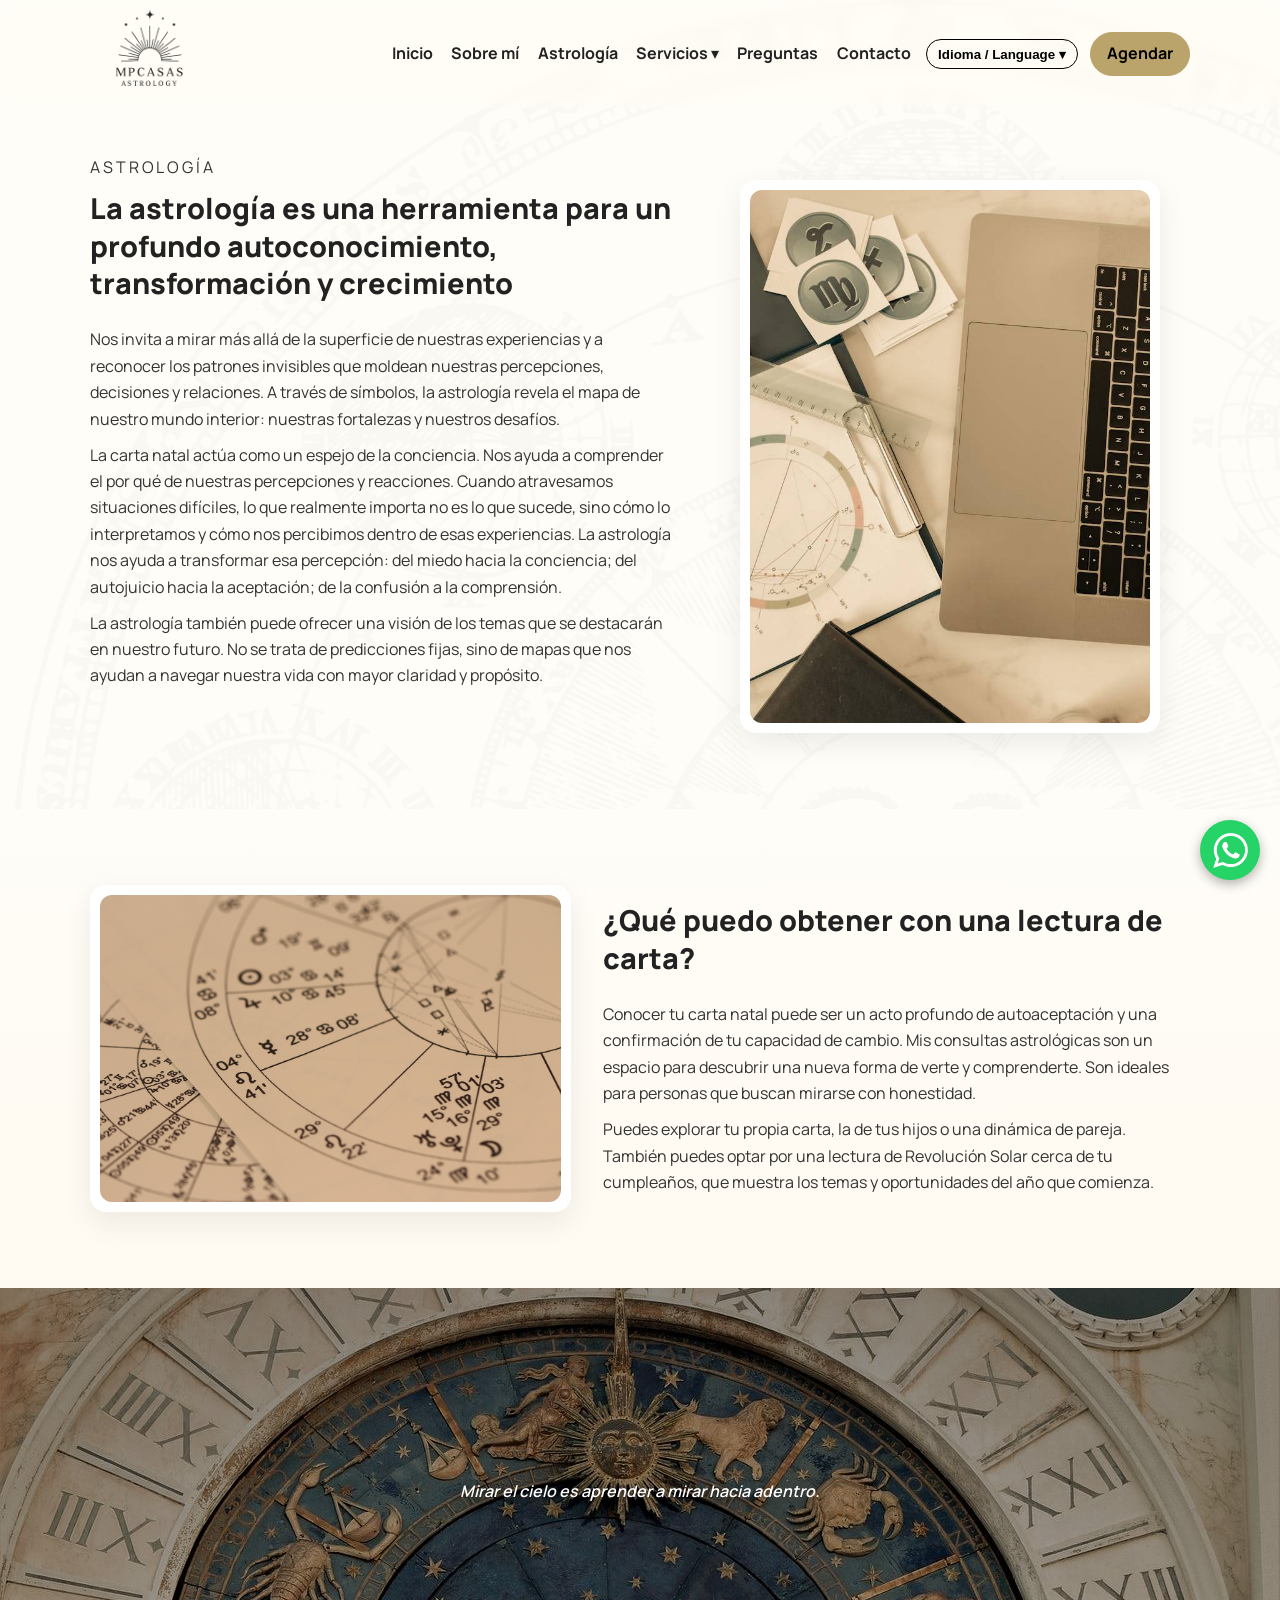
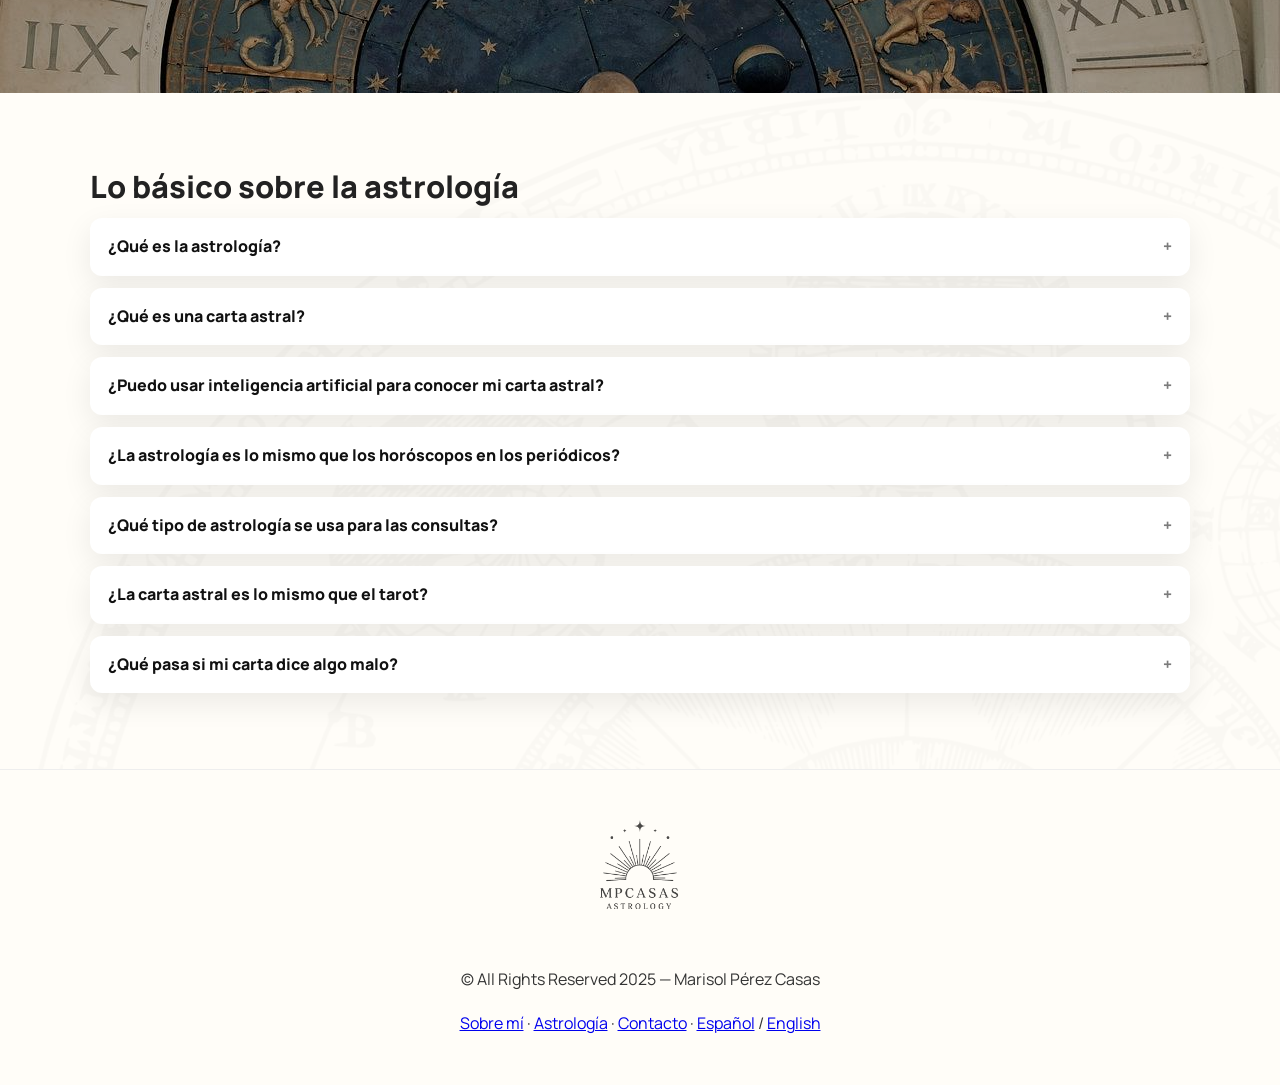
<file: astrologia.html>
<!doctype html>
<html lang="es">
<head>
  <meta charset="utf-8" />
  <meta name="viewport" content="width=device-width, initial-scale=1" />
  <title>Astrología — Marisol Pérez Casas</title>
  <meta name="description" content="La astrología como herramienta de autoconocimiento, transformación y crecimiento.">
  <link rel="preconnect" href="https://fonts.gstatic.com" crossorigin>
  <link href="https://fonts.googleapis.com/css2?family=Manrope:wght@400;600;700;800&display=swap" rel="stylesheet">

  <!-- 1) GLOBAL del sitio (NO tocar el orden) -->
  <link rel="stylesheet" href="styles.css?v=3">
  <!-- 2) Estilos LOCALES de esta página -->
  <link rel="stylesheet" href="astrologia.css?v=3">

  <link rel="icon" href="favicon.png">
</head>

<body>
  <!-- HEADER (mismo patrón que el sitio) -->
  <header class="site-header" id="site-header">
    <div class="wrap bar">
      <a class="brand" href="index.html#inicio">
        <img src="logo-marisol-negro.png" alt="Marisol Pérez Casas">
      </a>
      <nav class="site-nav" aria-label="Principal">
        <a class="i18n" data-lang="es" href="index.html">Inicio</a>
        <a class="i18n" data-lang="en" href="index.html">Home</a>

        <a href="sobre-mi.html">
          <span class="i18n" data-lang="es">Sobre mí</span>
          <span class="i18n" data-lang="en">About me</span>
        </a>

        <a href="astrologia.html" aria-current="page">
          <span class="i18n" data-lang="es">Astrología</span>
          <span class="i18n" data-lang="en">Astrology</span>
        </a>

        <div class="nav-item">
          <button class="nav-services-btn" aria-expanded="false">
            <span class="i18n" data-lang="es">Servicios ▾</span>
            <span class="i18n" data-lang="en">Services ▾</span>
          </button>
          <div class="services-menu" role="menu">
            <a role="menuitem" href="relaciones.html"><span class="i18n" data-lang="es">Relaciones</span><span class="i18n" data-lang="en">Relationships</span></a>
            <a role="menuitem" href="hijos.html"><span class="i18n" data-lang="es">Hijos</span><span class="i18n" data-lang="en">Children</span></a>
            <a role="menuitem" href="viaje.html"><span class="i18n" data-lang="es">Un viaje hacia ti</span><span class="i18n" data-lang="en">A Journey Within</span></a>
          </div>
        </div>

        <a href="faqs.html">
          <span class="i18n" data-lang="es">Preguntas</span>
          <span class="i18n" data-lang="en">FAQs</span>
        </a>

        <a href="contacto.html">
          <span class="i18n" data-lang="es">Contacto</span>
          <span class="i18n" data-lang="en">Contact</span>
        </a>

        <!-- Idiomas (con banderas) -->
        <div class="lang">
          <button class="lang-btn" aria-haspopup="true" aria-expanded="false">
            Idioma / Language ▾
          </button>
          <div class="lang-menu" role="menu">
            <a role="menuitem" href="#" data-setlang="es">🇪🇸 Español</a>
            <a role="menuitem" href="#" data-setlang="en">🇺🇸 English</a>
          </div>
        </div>

        <a class="btn" href="index.html#cta">
          <span class="i18n" data-lang="es">Agendar</span>
          <span class="i18n" data-lang="en">Book now</span>
        </a>
      </nav>
      <button class="nav-toggle" aria-label="Abrir menú" aria-expanded="false">☰</button>
    </div>
  </header>

  <main id="contenido">
    <!-- INTRO: texto izq + foto der (mosaico sutil) -->
    <section class="astro-hero astro-mosaic">
      <div class="wrap astro-grid">
        <div class="astro-copy">
          <p class="eyebrow i18n" data-lang="en">ASTRO BASICS</p>
          <p class="eyebrow i18n" data-lang="es">ASTROLOGÍA</p>

          <h1 class="section-title i18n" data-lang="en">
            Astrology is a tool for deep self-knowledge, transformation, and growth
          </h1>
          <h1 class="section-title i18n" data-lang="es">
            La astrología es una herramienta para un profundo autoconocimiento, transformación y crecimiento
          </h1>

          <!-- Texto EN -->
          <div class="i18n" data-lang="en">
            <p>It invites us to look beyond the surface of our experiences and to recognize the invisible patterns that shape our perceptions, decisions, and relationships. Through symbols, astrology reveals the map of our inner world: our strengths and our challenges.</p>
            <p>The birth chart acts as a mirror of consciousness. It helps us understand the reasons behind our perceptions and reactions. When we go through difficult situations, what truly matters is not what happens, but how we interpret it and how we perceive ourselves within those experiences. Astrology helps us transform that perception: from fear or limitation toward awareness; from self-judgment toward acceptance; from confusion to understanding.</p>
            <p>Astrology can also offer insight into the themes that will stand out in our future. It is not about fixed predictions, but about maps that help us navigate our lives with greater clarity and purpose.</p>
          </div>

          <!-- Texto ES -->
          <div class="i18n" data-lang="es">
            <p>Nos invita a mirar más allá de la superficie de nuestras experiencias y a reconocer los patrones invisibles que moldean nuestras percepciones, decisiones y relaciones. A través de símbolos, la astrología revela el mapa de nuestro mundo interior: nuestras fortalezas y nuestros desafíos.</p>
            <p>La carta natal actúa como un espejo de la conciencia. Nos ayuda a comprender el por qué de nuestras percepciones y reacciones. Cuando atravesamos situaciones difíciles, lo que realmente importa no es lo que sucede, sino cómo lo interpretamos y cómo nos percibimos dentro de esas experiencias. La astrología nos ayuda a transformar esa percepción: del miedo hacia la conciencia; del autojuicio hacia la aceptación; de la confusión a la comprensión.</p>
            <p>La astrología también puede ofrecer una visión de los temas que se destacarán en nuestro futuro. No se trata de predicciones fijas, sino de mapas que nos ayudan a navegar nuestra vida con mayor claridad y propósito.</p>
          </div>
        </div>

        <figure class="frame astro-figure">
          <img src="cartanatal3.jpg" alt="Ilustración y cálculo de carta natal sobre escritorio">
        </figure>
      </div>
    </section>

    <!-- ¿Qué obtengo con una lectura? (imagen izq + texto der) -->
    <section class="astro-duo">
      <div class="wrap astro-grid astro-grid--invert">
        <figure class="frame astro-figure">
          <img src="cartanatal6.jpg" alt="Detalle de un mapa natal y notas">
        </figure>

        <div class="astro-copy">
          <h2 class="section-title i18n" data-lang="en">What can I gain from a natal chart reading?</h2>
          <h2 class="section-title i18n" data-lang="es">¿Qué puedo obtener con una lectura de carta?</h2>

          <!-- EN -->
          <div class="i18n" data-lang="en">
            <p>Getting to know your natal chart can be a profound act of self-acceptance and a confirmation of your capacity for growth. My astrological consultations offer a space to discover a new way of seeing and understanding yourself. They are ideal for those who want to look at themselves with honesty.</p>
            <p>You can explore your own chart, your children’s charts, or a relationship dynamic. You can also choose a Solar Return reading near your birthday, which reveals the themes and opportunities of the year ahead.</p>
          </div>
          <!-- ES -->
          <div class="i18n" data-lang="es">
            <p>Conocer tu carta natal puede ser un acto profundo de autoaceptación y una confirmación de tu capacidad de cambio. Mis consultas astrológicas son un espacio para descubrir una nueva forma de verte y comprenderte. Son ideales para personas que buscan mirarse con honestidad.</p>
            <p>Puedes explorar tu propia carta, la de tus hijos o una dinámica de pareja. También puedes optar por una lectura de Revolución Solar cerca de tu cumpleaños, que muestra los temas y oportunidades del año que comienza.</p>
          </div>
        </div>
      </div>
    </section>

    <!-- Ventana / Banda (parallax) -->
    <section class="astro-band" aria-label="Frase destacada">
      <div class="astro-band-inner">
        <p class="i18n" data-lang="en">To look at the sky is to learn to look within.</p>
        <p class="i18n" data-lang="es">Mirar el cielo es aprender a mirar hacia adentro.</p>
      </div>
    </section>

    <!-- FAQ: Lo básico sobre la astrología (con imagen pequeña en Q2) -->
    <section class="astro-faq astro-mosaic" id="faq">
      <div class="wrap">
        <h2 class="section-title i18n" data-lang="en">Astrology Basics</h2>
        <h2 class="section-title i18n" data-lang="es">Lo básico sobre la astrología</h2>

        <div class="astro-accordion" id="astro-accordion">
          <!-- Q1 -->
          <article class="astro-item">
            <button class="astro-q" aria-expanded="false">
              <span class="i18n" data-lang="en">What is astrology?</span>
              <span class="i18n" data-lang="es">¿Qué es la astrología?</span>
              <span class="astro-icon" aria-hidden="true">+</span>
            </button>
            <div class="astro-a" hidden>
              <div class="i18n" data-lang="en">
                <p>Astrology is a sacred language that opens doors to self-knowledge and transformation. My astrological approach is grounded in the birth chart as a map that connects the cosmos with the psyche and reveals the meaning behind our relationships and experiences. Astrology uses symbols as a way to illuminate our inner architecture. It is based on a birth chart that is unique to each person, revealing the energies that shape them and their potential.</p>
              </div>
              <div class="i18n" data-lang="es">
                <p>La astrología es un lenguaje sagrado que abre puertas al autoconocimiento y la transformación. Mi mirada astrológica se basa en la carta natal como un mapa que conecta el cosmos con la psique y nos revela el sentido de nuestros vínculos y experiencias. La astrología incluye símbolos como una forma de revelar nuestra arquitectura interna. Se basa en una carta natal única para cada persona que revela las energías que la conforman y su potencial.</p>
              </div>
            </div>
          </article>

          <!-- Q2 (con imagen pequeña interna) -->
          <article class="astro-item">
            <button class="astro-q" aria-expanded="false">
              <span class="i18n" data-lang="en">What is a natal chart?</span>
              <span class="i18n" data-lang="es">¿Qué es una carta astral?</span>
              <span class="astro-icon" aria-hidden="true">+</span>
            </button>
            <div class="astro-a" hidden>
              <div class="i18n" data-lang="en">
                <p>A natal chart is the map of the sky on the date, time, and place of your birth. The chart is composed of symbols, and astrologers study for years to understand the meaning of each one. This is Carl Jung’s natal chart; he used astrology for patient analysis and as a research tool. Carl Jung was a Swiss psychiatrist and psychologist and the founder of analytical psychology.</p>
              </div>
              <div class="i18n" data-lang="es">
                <p>Es el mapa del cielo en la fecha, hora y lugar de tu nacimiento. La carta se compone de símbolos. El astrólogo estudia durante años para entender qué significa cada símbolo. Esta es la carta astral de Carl Jung, quien usaba la astrología para su análisis de pacientes y como medio de investigación.</p>
              </div>

              <figure class="astro-fig-small">
                <img src="CARTA.jpg" alt="Ejemplo de carta astral" loading="lazy">
                <figcaption class="i18n" data-lang="es">Ejemplo de una carta astral</figcaption>
                <figcaption class="i18n" data-lang="en">Carl Jung’s natal chart</figcaption>
              </figure>
            </div>
          </article>

          <!-- Q3 -->
          <article class="astro-item">
            <button class="astro-q" aria-expanded="false">
              <span class="i18n" data-lang="en">Can I use artificial intelligence to understand my birth chart?</span>
              <span class="i18n" data-lang="es">¿Puedo usar inteligencia artificial para conocer mi carta astral?</span>
              <span class="astro-icon" aria-hidden="true">+</span>
            </button>
            <div class="astro-a" hidden>
              <div class="i18n" data-lang="en">
                <p>It’s possible that one day artificial intelligence will be able to generate impressive interpretations of a birth chart. That is not yet possible. I’ve asked AI questions about my own chart, but it makes mistakes and then says: “Sorry, you’re right!” Nothing replaces — nor will it ever replace — the personal connection with a human astrologer.</p>
              </div>
              <div class="i18n" data-lang="es">
                <p>Es probable que algún día la inteligencia artificial logre hacer interpretaciones sorprendentes de una carta. Eso aún no es posible. Le he hecho preguntas a la IA sobre mi carta, pero se equivoca y me dice: ¡disculpa, tienes razón! Nada sustituye, ni sustituirá, el contacto personal con un astrólogo humano.</p>
              </div>
            </div>
          </article>

          <!-- Q4 -->
          <article class="astro-item">
            <button class="astro-q" aria-expanded="false">
              <span class="i18n" data-lang="en">Is astrology the same as the horoscopes in newspapers?</span>
              <span class="i18n" data-lang="es">¿La astrología es lo mismo que los horóscopos en los periódicos?</span>
              <span class="astro-icon" aria-hidden="true">+</span>
            </button>
            <div class="astro-a" hidden>
              <div class="i18n" data-lang="en">
                <p>No. Newspaper horoscopes are very general messages based only on the Sun sign, which is why they can sound vague or repetitive. Astrology, on the other hand, is a deep and personalized language. It considers the positions of the Sun, Moon, Ascendant, and all the planets at the moment of your birth, creating a unique chart that reveals your character, your cycles, and your potential.</p>
              </div>
              <div class="i18n" data-lang="es">
                <p>No. Los horóscopos de los periódicos son mensajes muy generales basados solo en el signo solar y por eso pueden sonar imprecisos o repetitivos. La astrología, en cambio, es un lenguaje profundo y personalizado. Considera la posición del Sol, la Luna, el Ascendente y todos los planetas al momento de tu nacimiento, creando una carta única que revela tu carácter, tus ciclos y tu potencial.</p>
              </div>
            </div>
          </article>

          <!-- Q5 -->
          <article class="astro-item">
            <button class="astro-q" aria-expanded="false">
              <span class="i18n" data-lang="en">What type of astrology is used for the consultations?</span>
              <span class="i18n" data-lang="es">¿Qué tipo de astrología se usa para las consultas?</span>
              <span class="astro-icon" aria-hidden="true">+</span>
            </button>
            <div class="astro-a" hidden>
              <div class="i18n" data-lang="en">
                <p>Astrology has many centuries of development. There are many astrological approaches and traditions. I focus on what is called “evolutionary” or “psychological” astrology, where the birth chart is a “code,” or language, that astrologers interpret to uncover answers to the mystery that each human being represents.</p>
              </div>
              <div class="i18n" data-lang="es">
                <p>La astrología tiene muchos siglos de evolución. Hay muchas tendencias y corrientes astrológicas. Me enfoco en lo que llaman “astrología evolutiva” o “psicológica”, donde la carta astral es un “código”, o lenguaje, que interpretamos los astrólogos para encontrar respuestas al misterio que es cada ser humano.</p>
              </div>
            </div>
          </article>

          <!-- Q6 -->
          <article class="astro-item">
            <button class="astro-q" aria-expanded="false">
              <span class="i18n" data-lang="en">Is a birth chart the same as the tarot?</span>
              <span class="i18n" data-lang="es">¿La carta astral es lo mismo que el tarot?</span>
              <span class="astro-icon" aria-hidden="true">+</span>
            </button>
            <div class="astro-a" hidden>
              <div class="i18n" data-lang="en">
                <p>No. A birth chart is created from your birth data (date, time, and place) and reflects the position of the planets at that moment, offering a unique map of your personality, cycles, and potential. Tarot, on the other hand, is a symbolic tool to explore present situations and open perspectives on possible paths. They are different languages, but they can complement each other as guides for self-knowledge.</p>
              </div>
              <div class="i18n" data-lang="es">
                <p>No. La carta astral se construye con tus datos de nacimiento (fecha, hora y lugar) y refleja la posición de los planetas al momento en que naciste, ofreciendo un mapa único de tu personalidad, ciclos y potencial. El tarot, en cambio, es una herramienta simbólica para explorar situaciones presentes y abrir perspectivas sobre posibles caminos. Ambos son lenguajes distintos, pero pueden complementarse como guías de autoconocimiento.</p>
              </div>
            </div>
          </article>

          <!-- Q7 -->
          <article class="astro-item">
            <button class="astro-q" aria-expanded="false">
              <span class="i18n" data-lang="en">What if my chart says something bad?</span>
              <span class="i18n" data-lang="es">¿Qué pasa si mi carta dice algo malo?</span>
              <span class="astro-icon" aria-hidden="true">+</span>
            </button>
            <div class="astro-a" hidden>
              <div class="i18n" data-lang="en">
                <p>In astrology, there are no “good” or “bad” charts. Each configuration shows potential, challenges, and lessons. What may seem “difficult” in your birth chart points to tensions that you can transform into opportunities for growth, resources, and paths for personal transformation. A reading aims to provide clarity and tools so that you can make the most of your talents and face your challenges with greater awareness.</p>
              </div>
              <div class="i18n" data-lang="es">
                <p>En astrología no existen cartas “buenas” o “malas”. Cada configuración muestra potenciales, desafíos y aprendizajes. Lo que puede parecer “difícil” en tu carta natal señala tensiones que puedes convertir en oportunidades de crecimiento, en recursos y en caminos para transformarte. La lectura busca dar claridad y herramientas para que aproveches tus talentos y afrontes tus retos con mayor conciencia.</p>
              </div>
            </div>
          </article>

        </div>
      </div>
    </section>
  </main>

  <footer>
    <div class="wrap">
      <div class="footer-logo">
        <img src="logo-marisol-negro.png" alt="Marisol Pérez Casas">
      </div>
      <p>© All Rights Reserved 2025 — Marisol Pérez Casas</p>
      <p class="i18n" data-lang="es"><a href="sobre-mi.html">Sobre mí</a> · <a href="astrologia.html">Astrología</a> · <a href="contacto.html">Contacto</a> · <a href="#" data-setlang="es">Español</a> / <a href="#" data-setlang="en">English</a></p>
      <p class="i18n" data-lang="en"><a href="sobre-mi.html">About</a> · <a href="astrologia.html">Astrology</a> · <a href="contacto.html">Contact</a> · <a href="#" data-setlang="es">Spanish</a> / <a href="#" data-setlang="en">English</a></p>
    </div>
  </footer>

  <script src="app.js" defer></script>
</body>
</html>
</file>
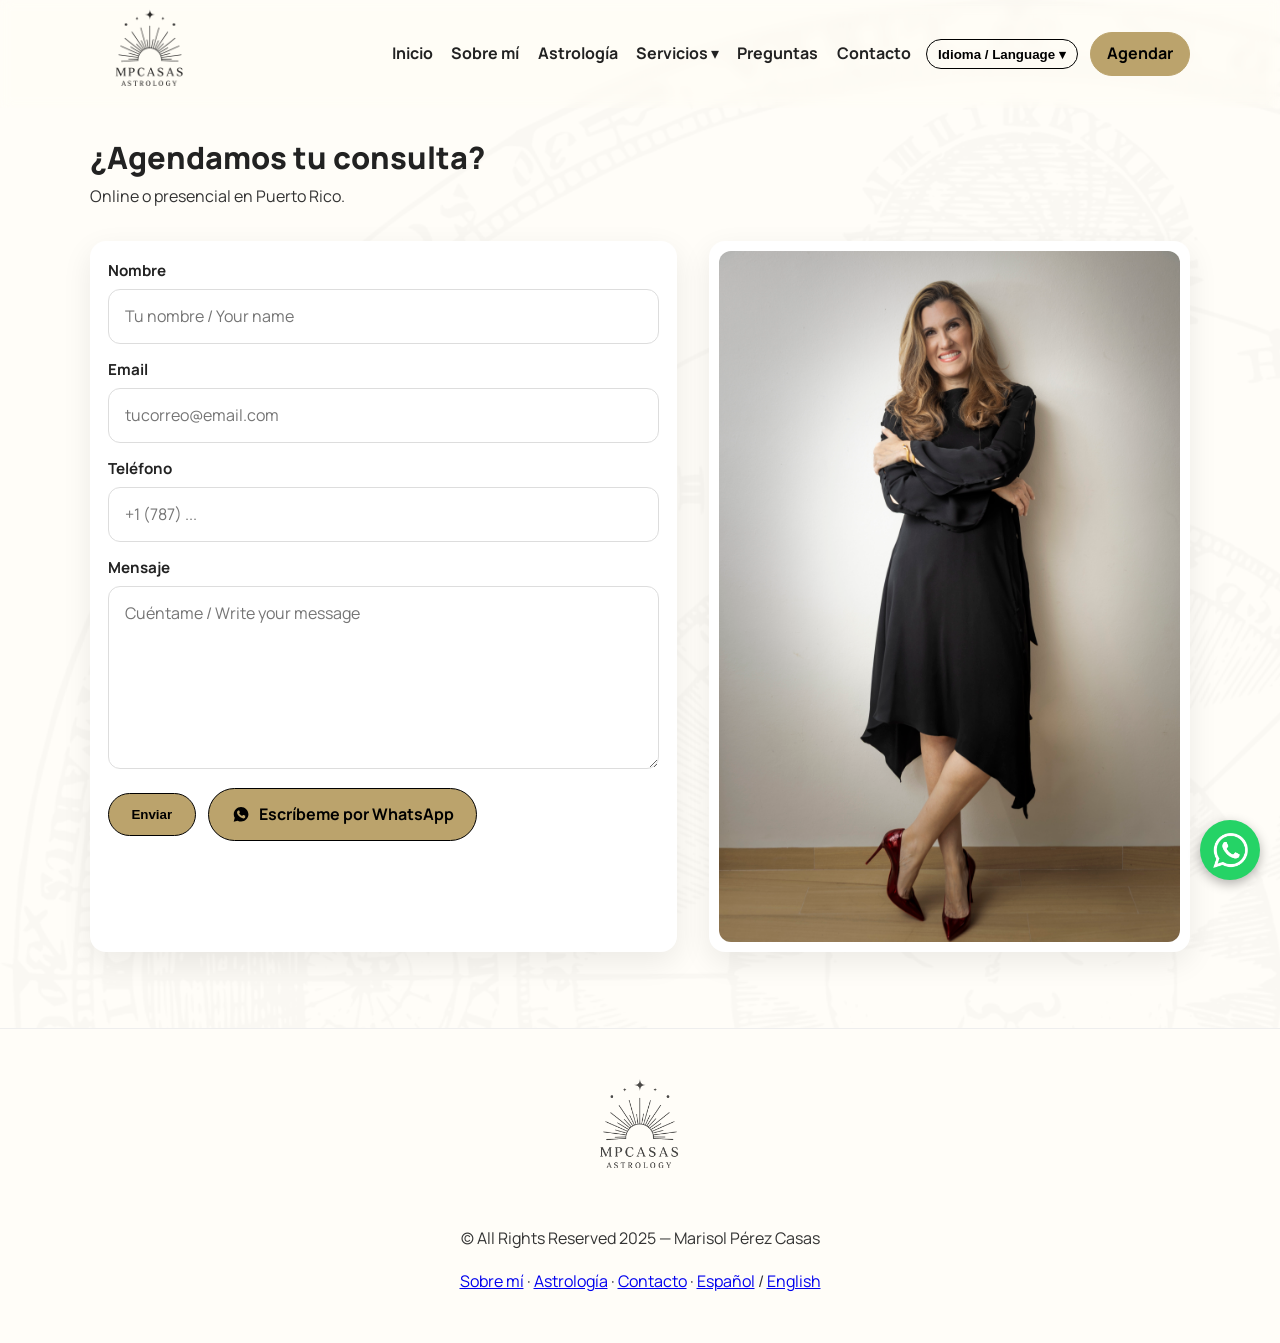
<file: contacto.html>
<!doctype html>
<html lang="es">
<head>
  <meta charset="utf-8" />
  <meta name="viewport" content="width=device-width, initial-scale=1" />
  <title>Contacto — Marisol Pérez Casas</title>
  <meta name="description" content="Agendá tu consulta con Marisol Pérez Casas. Online o presencial en Puerto Rico." />
  <link href="https://fonts.googleapis.com/css2?family=Manrope:wght@400;600;700;800&display=swap" rel="stylesheet">
  <!-- Tu global -->
  <link rel="stylesheet" href="styles.css">
  <!-- Esta página -->
  <link rel="stylesheet" href="contacto.css">
  <link rel="icon" href="favicon.png">
</head>

<body>
  <!-- HEADER (sin cambios de estilo globales) -->
  <header class="site-header" id="site-header">
    <div class="wrap bar">
      <a class="brand" href="index.html#inicio">
        <img src="logo-marisol-negro.png" alt="Marisol Pérez Casas">
      </a>
      <nav class="site-nav" aria-label="Principal">
        <a class="i18n" data-lang="es" href="index.html">Inicio</a>
        <a class="i18n" data-lang="en" href="index.html">Home</a>
        <a href="sobre-mi.html"><span class="i18n" data-lang="es">Sobre mí</span><span class="i18n" data-lang="en">About me</span></a>
        <a href="astrologia.html"><span class="i18n" data-lang="es">Astrología</span><span class="i18n" data-lang="en">Astrology</span></a>
        <div class="nav-item">
          <button class="nav-services-btn" aria-expanded="false">
            <span class="i18n" data-lang="es">Servicios ▾</span>
            <span class="i18n" data-lang="en">Services ▾</span>
          </button>
          <div class="services-menu" role="menu">
            <a role="menuitem" href="relaciones.html"><span class="i18n" data-lang="es">Relaciones</span><span class="i18n" data-lang="en">Relationships</span></a>
            <a role="menuitem" href="hijos.html"><span class="i18n" data-lang="es">Hijos</span><span class="i18n" data-lang="en">Children</span></a>
            <a role="menuitem" href="viaje.html"><span class="i18n" data-lang="es">Un viaje hacia ti</span><span class="i18n" data-lang="en">A journey within</span></a>
          </div>
        </div>
        <a href="faqs.html"><span class="i18n" data-lang="es">Preguntas</span><span class="i18n" data-lang="en">FAQs</span></a>
        <a href="contacto.html" aria-current="page"><span class="i18n" data-lang="es">Contacto</span><span class="i18n" data-lang="en">Contact</span></a>

        <!-- Selector de idioma -->
        <div class="lang">
          <button class="lang-btn" aria-haspopup="true" aria-expanded="false">
            Idioma / Language ▾
          </button>
          <div class="lang-menu" role="menu">
            <a role="menuitem" href="#" data-setlang="es">🇪🇸 Español</a>
            <a role="menuitem" href="#" data-setlang="en">🇺🇸 English</a>
          </div>
        </div>
        <a class="btn i18n" data-lang="es" href="https://calendly.com/mpcasas/30min" target="_blank" rel="noopener">Agendar</a>
        <a class="btn i18n" data-lang="en" href="https://calendly.com/mpcasas/30min" target="_blank" rel="noopener">Book</a>
      </nav>
      <button class="nav-toggle" aria-label="Abrir menú" aria-expanded="false">☰</button>
    </div>
  </header>

  <!-- CONTENIDO -->
  <main id="contacto" class="c-contact mosaic">
    <div class="wrap">
      <!-- Título y bajada -->
      <div class="c-head">
        <h1 class="section-title i18n" data-lang="es">¿Agendamos tu consulta?</h1>
        <h1 class="section-title i18n" data-lang="en">Ready to schedule your session?</h1>
        <p class="section-sub i18n" data-lang="es">Online o presencial en Puerto Rico.</p>
        <p class="section-sub i18n" data-lang="en">Online or in person in Puerto Rico.</p>
      </div>

      <!-- Grid: Form izq + Foto der -->
      <div class="c-grid">
        <!-- Col 1: Form -->
        <form id="form-contacto" class="c-card c-form" action="contacto-send.php" method="POST" novalidate>
          <div class="c-row">
            <label class="i18n" data-lang="es" for="nombre">Nombre</label>
            <label class="i18n" data-lang="en" for="nombre">Name</label>
            <input id="nombre" name="nombre" type="text" required placeholder="Tu nombre / Your name">
          </div>

          <div class="c-row">
            <label for="email">Email</label>
            <input id="email" name="email" type="email" required placeholder="tucorreo@email.com">
          </div>

          <div class="c-row">
            <label class="i18n" data-lang="es" for="telefono">Teléfono</label>
            <label class="i18n" data-lang="en" for="telefono">Phone</label>
            <input id="telefono" name="telefono" type="tel" placeholder="+1 (787) ...">
          </div>

          <div class="c-row">
            <label class="i18n" data-lang="es" for="mensaje">Mensaje</label>
            <label class="i18n" data-lang="en" for="mensaje">Message</label>
            <textarea id="mensaje" name="mensaje" rows="6" required placeholder="Cuéntame / Write your message"></textarea>
          </div>

          <!-- Honeypot (anti-spam) -->
          <div style="position:absolute;left:-5000px;" aria-hidden="true">
            <label for="hp">No llenar</label>
            <input type="text" id="hp" name="hp" tabindex="-1" autocomplete="off">
          </div>

          <div class="c-actions">
            <button class="btn btn-primary" type="submit">
              <span class="i18n" data-lang="es">Enviar</span>
              <span class="i18n" data-lang="en">Send</span>
            </button>

            <!-- Botón WhatsApp existente -->
            <a class="c-wa btn" target="_blank" rel="noopener"
              href="https://wa.me/+17874695280">
              <svg class="wa-icon" viewBox="0 0 32 32" aria-hidden="true" focusable="false">
                <path fill="currentColor"
                  d="M16 1.6C8.9 1.6 3.1 7.4 3.1 14.5c0 2.4.6 4.6 1.8 6.6L3 27.9l7-1.8c1.9 1 4.1 1.6 6.3 1.6 7.1 0 12.9-5.8 12.9-12.9S23.1 1.6 16 1.6zm7.5 18.7c-.3.9-1.8 1.6-2.5 1.7-.6.1-1.3.1-2.1-.1-.5-.2-1.2-.4-2.1-.8-3.7-1.6-6.1-5.4-6.3-5.6-.2-.2-1.5-2-1.5-3.8s1-2.7 1.4-3.1c.3-.3.8-.5 1.2-.5h.8c.2 0 .4 0 .6.5.2.5.8 2 .9 2.1.1.2.1.4 0 .6-.1.2-.2.4-.4.6-.2.2-.3.4-.5.6-.2.1-.3.3-.1.7.2.3.9 1.5 2 2.4 1.4 1.2 2.4 1.6 2.8 1.8.3.1.6.1.8-.1.2-.2 1-.9 1.2-1.2.3-.2.5-.2.8-.1.3.1 1.9.9 2.2 1 .3.1.7.3.8.5.1.2.1 1-.2 1.9z" />
              </svg>
              <span class="i18n" data-lang="es">Escríbeme por WhatsApp</span>
              <span class="i18n" data-lang="en">Message me on WhatsApp</span>
            </a>
          </div>

          <!-- 📩 mensaje de estado -->
          <p id="form-msg" role="status" style="margin-top:12px;"></p>
        </form>

        <!-- Col 2: Foto -->
        <figure class="c-card c-figure frame portrait">
          <img src="Marisol3.jpg" alt="Marisol Pérez Casas">
        </figure>
      </div>
    </div>
  </main>

  <footer>
    <div class="wrap">
      <div class="footer-logo">
        <img src="logo-marisol-negro.png" alt="Marisol Pérez Casas">
      </div>
      <p>© All Rights Reserved 2025 — Marisol Pérez Casas</p>
      <p class="i18n" data-lang="es"><a href="sobre-mi.html">Sobre mí</a> · <a href="astrologia.html">Astrología</a> · <a href="contacto.html">Contacto</a> · <a href="#" data-setlang="es">Español</a> / <a href="#" data-setlang="en">English</a></p>
      <p class="i18n" data-lang="en"><a href="sobre-mi.html">About</a> · <a href="astrologia.html">Astrology</a> · <a href="contacto.html">Contact</a> · <a href="#" data-setlang="es">Spanish</a> / <a href="#" data-setlang="en">English</a></p>
    </div>
  </footer>

  <script src="app.js" defer></script>
</body>
</html>
</file>
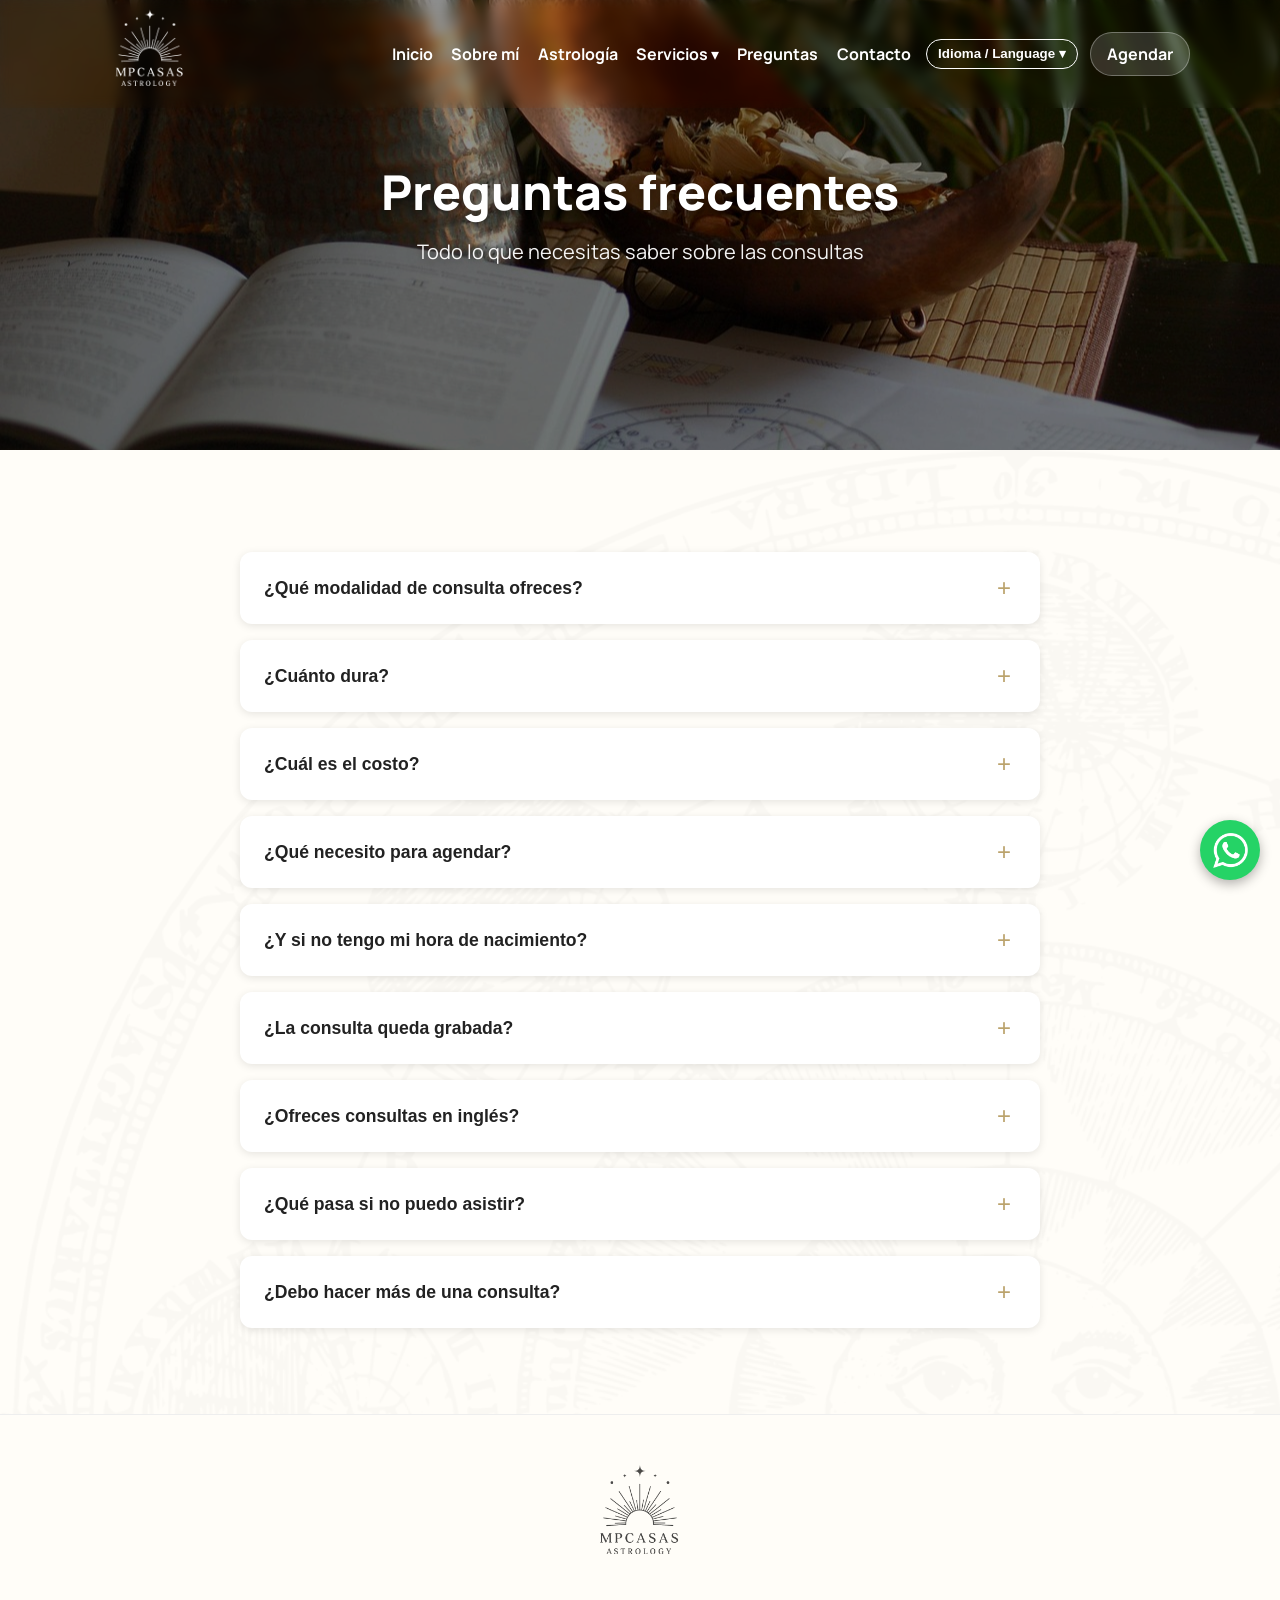
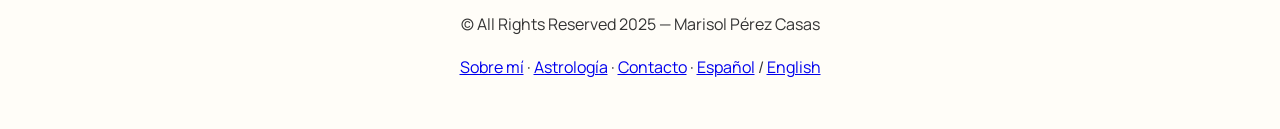
<file: faqs.html>
<!doctype html>
<html lang="es">
<head>
  <meta charset="utf-8" />
  <meta name="viewport" content="width=device-width, initial-scale=1" />
  <title>Preguntas — Marisol Pérez Casas</title>
  <meta name="description" content="Preguntas frecuentes sobre consultas de astrología: modalidad, duración, costo, requisitos y más." />
  <link rel="preconnect" href="https://fonts.gstatic.com" crossorigin>
  <link href="https://fonts.googleapis.com/css2?family=Manrope:wght@400;600;700;800&display=swap" rel="stylesheet">
  <link rel="stylesheet" href="styles.css">
  <link rel="stylesheet" href="faqs.css">
  <link rel="icon" href="favicon.png">
</head>

<body>
  <!-- HEADER -->
  <header class="site-header" id="site-header">
    <div class="wrap bar">
      <a class="brand" href="index.html#inicio">
        <img src="logo-marisol-negro.png" alt="Marisol Pérez Casas">
      </a>

      <nav class="site-nav" aria-label="Principal">
        <!-- Links ES -->
        <a class="i18n" data-lang="es" href="index.html">Inicio</a>
        <a class="i18n" data-lang="en" href="index.html">Home</a>
        <a class="i18n" data-lang="es" href="sobre-mi.html">Sobre mí</a>
        <a class="i18n" data-lang="es" href="astrologia.html">Astrología</a>
        <div class="nav-item i18n" data-lang="es">
          <button class="nav-services-btn" aria-expanded="false">Servicios ▾</button>
          <div class="services-menu" role="menu">
            <a role="menuitem" href="relaciones.html">Relaciones</a>
            <a role="menuitem" href="hijos.html">Hijos</a>
            <a role="menuitem" href="viaje.html">Un viaje hacia ti</a>
          </div>
        </div>
        <a class="i18n" data-lang="es" href="faqs.html" aria-current="page">Preguntas</a>
        <a class="i18n" data-lang="es" href="contacto.html">Contacto</a>

        <!-- Links EN -->
        <a class="i18n" data-lang="en" href="sobre-mi.html">About me</a>
        <a class="i18n" data-lang="en" href="astrologia.html">Astrology</a>
        <div class="nav-item i18n" data-lang="en">
          <button class="nav-services-btn" aria-expanded="false">Services ▾</button>
          <div class="services-menu" role="menu">
            <a role="menuitem" href="relaciones.html">Relationships</a>
            <a role="menuitem" href="hijos.html">Children</a>
            <a role="menuitem" href="viaje.html">A journey to yourself</a>
          </div>
        </div>
        <a class="i18n" data-lang="en" href="faqs.html" aria-current="page">FAQs</a>
        <a class="i18n" data-lang="en" href="contacto.html">Contact</a>

        <!-- Idioma -->
        <div class="lang">
          <button class="lang-btn" aria-haspopup="true" aria-expanded="false">
            Idioma / Language ▾
          </button>
          <div class="lang-menu" role="menu">
            <a role="menuitem" href="#" data-setlang="es">🇪🇸 Español</a>
            <a role="menuitem" href="#" data-setlang="en">🇺🇸 English</a>
          </div>
        </div>

        <!-- CTA -->
        <a class="btn i18n" data-lang="es" href="index.html#cta">Agendar</a>
        <a class="btn i18n" data-lang="en" href="index.html#cta">Book</a>
      </nav>

      <button class="nav-toggle" aria-label="Abrir menú" aria-expanded="false">☰</button>
    </div>
  </header>

  <main id="contenido">
    <!-- HERO/BANDA con tu imagen -->
    <section class="faq-hero" id="hero" aria-label="Preguntas frecuentes">
      <div class="faq-hero-overlay" aria-hidden="true"></div>
      <div class="wrap hero-inner">
        <h1 class="i18n" data-lang="es">Preguntas frecuentes</h1>
        <h1 class="i18n" data-lang="en">Frequently Asked Questions</h1>
        <p class="i18n" data-lang="es">Todo lo que necesitas saber sobre las consultas</p>
        <p class="i18n" data-lang="en">Everything you need to know about consultations</p>
      </div>
    </section>

    <!-- LISTA DE PREGUNTAS (acordeón) -->
    <section class="faq-list mosaic">
      <div class="wrap">
        <div class="accordion">
          
          <article class="item">
            <button class="q" aria-expanded="false">
              <span class="i18n" data-lang="es">¿Qué modalidad de consulta ofreces?</span>
              <span class="i18n" data-lang="en">What consultation formats do you offer?</span>
              <span class="icon">+</span>
            </button>
            <div class="a" style="display:none;">
              <p class="i18n" data-lang="es">La consulta puede ser en línea desde cualquier país o en persona, en Puerto Rico.</p>
              <p class="i18n" data-lang="en">Sessions can be held online from any country or in person, in Puerto Rico.</p>
            </div>
          </article>

          <article class="item">
            <button class="q" aria-expanded="false">
              <span class="i18n" data-lang="es">¿Cuánto dura?</span>
              <span class="i18n" data-lang="en">How long does a session last?</span>
              <span class="icon">+</span>
            </button>
            <div class="a" style="display:none;">
              <p class="i18n" data-lang="es">60 minutos</p>
              <p class="i18n" data-lang="en">60 minutes</p>
            </div>
          </article>

          <article class="item">
            <button class="q" aria-expanded="false">
              <span class="i18n" data-lang="es">¿Cuál es el costo?</span>
              <span class="i18n" data-lang="en">What is the cost?</span>
              <span class="icon">+</span>
            </button>
            <div class="a" style="display:none;">
              <p class="i18n" data-lang="es">Los precios varían según el tipo de consulta. Te invito a contactarme directamente para conocer las tarifas actuales y opciones de pago disponibles.</p>
              <p class="i18n" data-lang="en">Prices vary depending on the type of consultation. I invite you to contact me directly to learn about current rates and available payment options.</p>
            </div>
          </article>

          <article class="item">
            <button class="q" aria-expanded="false">
              <span class="i18n" data-lang="es">¿Qué necesito para agendar?</span>
              <span class="i18n" data-lang="en">What do I need to book a session?</span>
              <span class="icon">+</span>
            </button>
            <div class="a" style="display:none;">
              <p class="i18n" data-lang="es">Debes tener tu fecha, hora exacta y el lugar de nacimiento (ciudad y país). La hora debe ser exacta, incluyendo los minutos.</p>
              <p class="i18n" data-lang="en">You must have your date, exact time, and place of birth (city and country). The time must be exact, including the minutes.</p>
            </div>
          </article>

          <article class="item">
            <button class="q" aria-expanded="false">
              <span class="i18n" data-lang="es">¿Y si no tengo mi hora de nacimiento?</span>
              <span class="i18n" data-lang="en">What if I don't know my birth time?</span>
              <span class="icon">+</span>
            </button>
            <div class="a" style="display:none;">
              <p class="i18n" data-lang="es">Búscala en tu documento de nacimiento. En algunos países necesitarás solicitar una versión más detallada en la oficina de registros del gobierno.</p>
              <p class="i18n" data-lang="en">Check your birth certificate. In some countries you may need to request a more detailed version at the government records office.</p>
            </div>
          </article>

          <article class="item">
            <button class="q" aria-expanded="false">
              <span class="i18n" data-lang="es">¿La consulta queda grabada?</span>
              <span class="i18n" data-lang="en">Is the session recorded?</span>
              <span class="icon">+</span>
            </button>
            <div class="a" style="display:none;">
              <p class="i18n" data-lang="es">Puedes grabarla tú mismo desde tu computadora. También puedes grabar el audio y tomar capturas de pantalla. La consulta no incluye documentos adicionales, ya que es en vivo con cada persona.</p>
              <p class="i18n" data-lang="en">You can record it yourself on your computer. You may also record the audio and take screenshots. The session does not include additional documents, as it is conducted live with each person.</p>
            </div>
          </article>

          <article class="item">
            <button class="q" aria-expanded="false">
              <span class="i18n" data-lang="es">¿Ofreces consultas en inglés?</span>
              <span class="i18n" data-lang="en">Do you offer sessions in English?</span>
              <span class="icon">+</span>
            </button>
            <div class="a" style="display:none;">
              <p class="i18n" data-lang="es">Sí, realizo consultas tanto en español como en inglés. Puedes elegir el idioma que te resulte más cómodo para expresarte.</p>
              <p class="i18n" data-lang="en">Yes, I offer consultations in both Spanish and English. You may choose whichever language feels most comfortable for you.</p>
            </div>
          </article>

          <article class="item">
            <button class="q" aria-expanded="false">
              <span class="i18n" data-lang="es">¿Qué pasa si no puedo asistir?</span>
              <span class="i18n" data-lang="en">What happens if I can't attend my session?</span>
              <span class="icon">+</span>
            </button>
            <div class="a" style="display:none;">
              <p class="i18n" data-lang="es">Entiendo que pueden surgir imprevistos. Te pido que me avises con al menos 24 horas de anticipación para poder reagendar sin inconvenientes.</p>
              <p class="i18n" data-lang="en">I understand that unexpected situations can arise. I ask that you please notify me at least 24 hours in advance so we can reschedule.</p>
            </div>
          </article>

          <article class="item">
            <button class="q" aria-expanded="false">
              <span class="i18n" data-lang="es">¿Debo hacer más de una consulta?</span>
              <span class="i18n" data-lang="en">Do I need more than one session?</span>
              <span class="icon">+</span>
            </button>
            <div class="a" style="display:none;">
              <p class="i18n" data-lang="es">Los procesos de autoconocimiento toman tiempo. Una sesión puede darte claridad inicial, pero también puedo acompañarte en un camino más profundo de descubrimiento personal. Se recomienda hacer una lectura de revolución solar una vez al año cerca de tu cumpleaños, ya que en cada cumpleaños se despliega un nuevo mapa y puede ser muy útil conocerlo.</p>
              <p class="i18n" data-lang="en">Self-knowledge is a process that takes time. One session can offer initial clarity, and I can also accompany you on a deeper path of personal discovery. I recommend a Solar Return reading once a year near your birthday, since each birthday opens a new map, and understanding it can be very helpful.</p>
            </div>
          </article>

        </div>
      </div>
    </section>
  </main>

  <footer>
    <div class="wrap">
      <div class="footer-logo">
        <img src="logo-marisol-negro.png" alt="Marisol Pérez Casas">
      </div>
      <p>© All Rights Reserved 2025 — Marisol Pérez Casas</p>
      <p class="i18n" data-lang="es"><a href="sobre-mi.html">Sobre mí</a> · <a href="astrologia.html">Astrología</a> · <a href="contacto.html">Contacto</a> · <a href="#" data-setlang="es">Español</a> / <a href="#" data-setlang="en">English</a></p>
      <p class="i18n" data-lang="en"><a href="sobre-mi.html">About</a> · <a href="astrologia.html">Astrology</a> · <a href="contacto.html">Contact</a> · <a href="#" data-setlang="es">Spanish</a> / <a href="#" data-setlang="en">English</a></p>
    </div>
  </footer>

  <script src="app.js" defer></script>
</body>
</html>
</file>
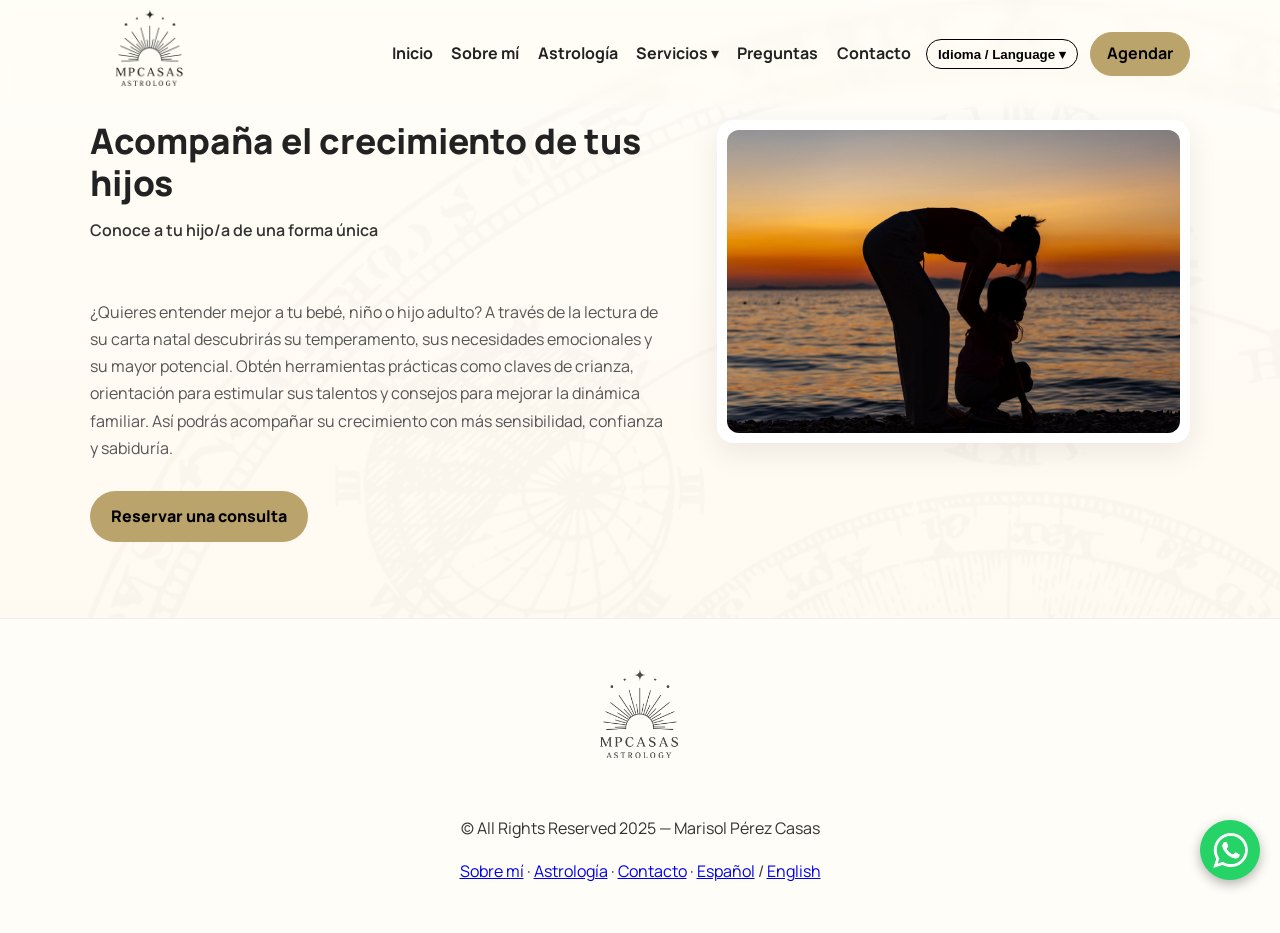
<file: hijos.html>
<!doctype html>
<html lang="es">
<head>
  <meta charset="utf-8" />
  <meta name="viewport" content="width=device-width, initial-scale=1" />
  <title>Hijos — Marisol Pérez Casas</title>
  <meta name="description" content="Acompaña el crecimiento de tus hijos con una lectura astrológica enfocada en su carta natal." />
  <link rel="preconnect" href="https://fonts.gstatic.com" crossorigin>
  <link href="https://fonts.googleapis.com/css2?family=Manrope:wght@400;600;700;800&display=swap" rel="stylesheet">
  <link rel="stylesheet" href="styles.css">
  <link rel="stylesheet" href="consultas.css">
  <link rel="icon" href="favicon.png">
</head>
<body>
  <!-- HEADER -->
  <header class="site-header" id="site-header">
    <div class="wrap bar">
      <a class="brand" href="index.html#inicio">
        <img src="logo-marisol-negro.png" alt="Marisol Pérez Casas">
      </a>
      <nav class="site-nav" aria-label="Principal">
        <a class="i18n" data-lang="es" href="index.html">Inicio</a>
        <a class="i18n" data-lang="en" href="index.html">Home</a>

        <a href="sobre-mi.html">
          <span class="i18n" data-lang="es">Sobre mí</span>
          <span class="i18n" data-lang="en">About me</span>
        </a>
        <a href="astrologia.html">
          <span class="i18n" data-lang="es">Astrología</span>
          <span class="i18n" data-lang="en">Astrology</span>
        </a>
        <div class="nav-item">
          <button class="nav-services-btn" aria-expanded="false">
            <span class="i18n" data-lang="es">Servicios ▾</span>
            <span class="i18n" data-lang="en">Services ▾</span>
          </button>
          <div class="services-menu" role="menu">
            <a role="menuitem" href="relaciones.html"><span class="i18n" data-lang="es">Relaciones</span><span class="i18n" data-lang="en">Relationships</span></a>
            <a role="menuitem" href="hijos.html" aria-current="page"><span class="i18n" data-lang="es">Hijos</span><span class="i18n" data-lang="en">Children</span></a>
            <a role="menuitem" href="viaje.html"><span class="i18n" data-lang="es">Un viaje hacia ti</span><span class="i18n" data-lang="en">A journey within</span></a>
          </div>
        </div>
        <a href="faqs.html">
          <span class="i18n" data-lang="es">Preguntas</span>
          <span class="i18n" data-lang="en">FAQs</span>
        </a>
        <a href="contacto.html">
          <span class="i18n" data-lang="es">Contacto</span>
          <span class="i18n" data-lang="en">Contact</span>
        </a>

        <!-- Selector de idioma -->
        <div class="lang">
          <button class="lang-btn" aria-haspopup="true" aria-expanded="false">
            Idioma / Language ▾
          </button>
          <div class="lang-menu" role="menu">
            <a role="menuitem" href="#" data-setlang="es">🇪🇸 Español</a>
            <a role="menuitem" href="#" data-setlang="en">🇺🇸 English</a>
          </div>
        </div>

        <a class="btn" href="https://calendly.com/mpcasas/30min" target="_blank" rel="noopener">
          <span class="i18n" data-lang="es">Agendar</span>
          <span class="i18n" data-lang="en">Book</span>
        </a>
      </nav>
      <button class="nav-toggle" aria-label="Abrir menú" aria-expanded="false">☰</button>
    </div>
  </header>

  <main class="hijos-mosaic">
    <!-- Sección con grid similar a astrología -->
    <section class="section">
      <div class="wrap consult-grid">
        <!-- Columna IZQ: icono + título + subtítulo + texto + botón -->
        <div class="consult-left">
          <h1 class="consult-title">
            <span class="i18n" data-lang="es">Acompaña el crecimiento de tus hijos</span>
            <span class="i18n" data-lang="en">Support Your Child's Growth</span>
          </h1>
          <p class="consult-sub">
            <span class="i18n" data-lang="es">Conoce a tu hijo/a de una forma única</span>
            <span class="i18n" data-lang="en">Understanding your child through astrology.</span>
          </p>
          
          <div class="consult-text">
            <div class="i18n" data-lang="es">
              <p>¿Quieres entender mejor a tu bebé, niño o hijo adulto? A través de la lectura de su carta natal descubrirás su temperamento, sus necesidades emocionales y su mayor potencial. Obtén herramientas prácticas como claves de crianza, orientación para estimular sus talentos y consejos para mejorar la dinámica familiar. Así podrás acompañar su crecimiento con más sensibilidad, confianza y sabiduría.</p>
            </div>
            <div class="i18n" data-lang="en">
              <p>Do you want to better understand your baby, child, or adult son or daughter? Analyzing their natal chart will help you discover their temperament, emotional needs, and greatest potential. You will gain practical tools such as parenting tips, guidance to nurture their talents, and advice to improve family dynamics. This way, you can support their growth with more sensitivity, confidence, and wisdom.</p>
            </div>
          </div>
          
          <a class="btn btn-primary" href="https://calendly.com/mpcasas/30min" target="_blank" rel="noopener">
            <span class="i18n" data-lang="es">Reservar una consulta</span>
            <span class="i18n" data-lang="en">Book a consultation</span>
          </a>
        </div>

        <!-- Columna DER: imagen en frame -->
        <figure class="consult-figure">
          <div class="frame">
            <img src="hijos.jpg" alt="Carta natal para hijos" loading="lazy" />
          </div>
        </figure>
      </div>
    </section>
  </main>

  <footer>
    <div class="wrap">
      <div class="footer-logo">
        <img src="logo-marisol-negro.png" alt="Marisol Pérez Casas">
      </div>
      <p>© All Rights Reserved 2025 — Marisol Pérez Casas</p>
      <p class="i18n" data-lang="es"><a href="sobre-mi.html">Sobre mí</a> · <a href="astrologia.html">Astrología</a> · <a href="contacto.html">Contacto</a> · <a href="#" data-setlang="es">Español</a> / <a href="#" data-setlang="en">English</a></p>
      <p class="i18n" data-lang="en"><a href="sobre-mi.html">About</a> · <a href="astrologia.html">Astrology</a> · <a href="contacto.html">Contact</a> · <a href="#" data-setlang="es">Spanish</a> / <a href="#" data-setlang="en">English</a></p>
    </div>
  </footer>

  <script src="app.js" defer></script>
</body>
</html>
</file>
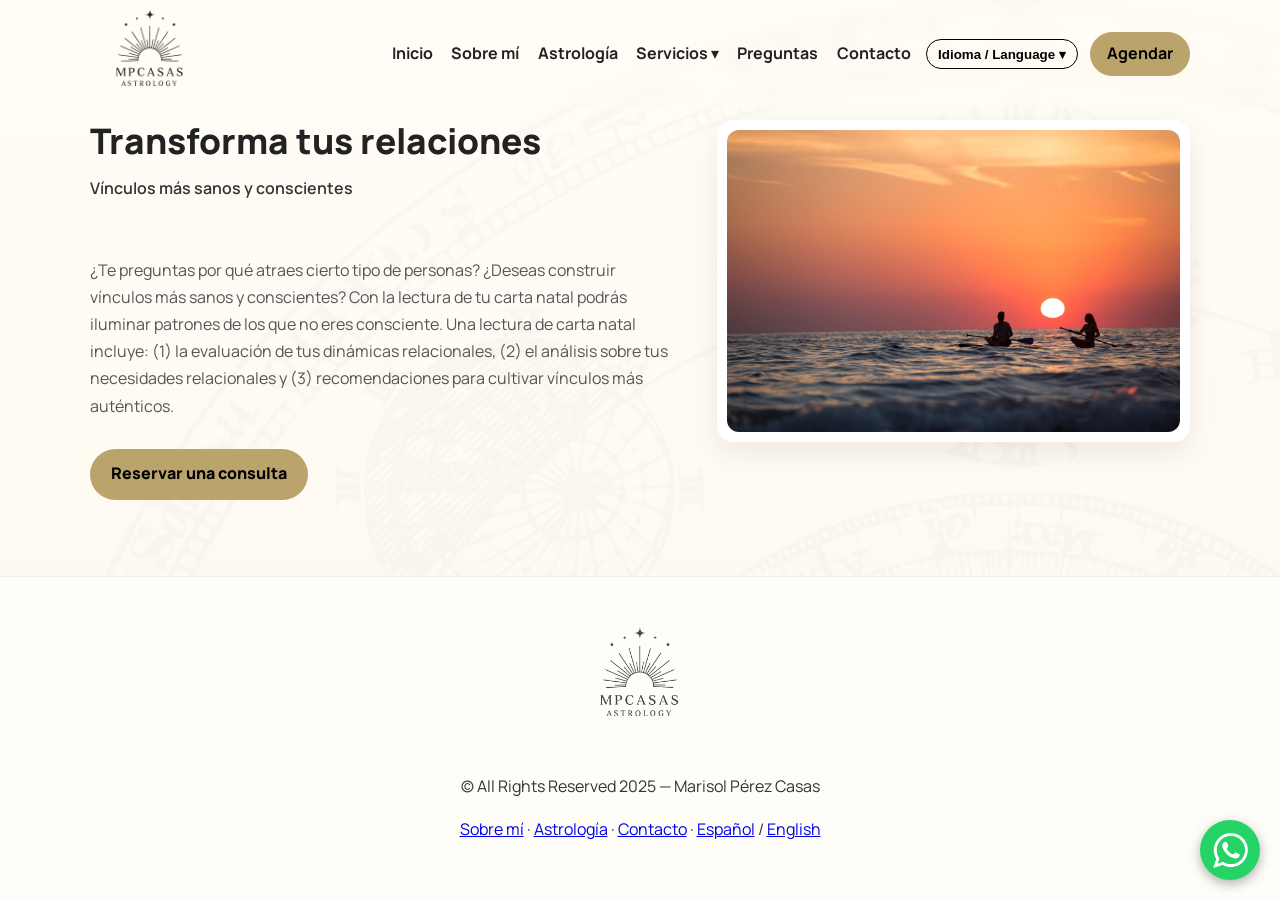
<file: relaciones.html>
<!doctype html>
<html lang="es">
<head>
  <meta charset="utf-8" />
  <meta name="viewport" content="width=device-width, initial-scale=1" />
  <title>Relaciones — Marisol Pérez Casas</title>
  <meta name="description" content="Transforma tus vínculos con una lectura astrológica enfocada en relaciones." />
  <link rel="preconnect" href="https://fonts.gstatic.com" crossorigin>
  <link href="https://fonts.googleapis.com/css2?family=Manrope:wght@400;600;700;800&display=swap" rel="stylesheet">
  <link rel="stylesheet" href="styles.css">
  <link rel="stylesheet" href="consultas.css">
  <link rel="icon" href="favicon.png">
</head>
<body>
  <!-- HEADER -->
  <header class="site-header" id="site-header">
    <div class="wrap bar">
      <a class="brand" href="index.html#inicio">
        <img src="logo-marisol-negro.png" alt="Marisol Pérez Casas">
      </a>
      <nav class="site-nav" aria-label="Principal">
        <a class="i18n" data-lang="es" href="index.html">Inicio</a>
        <a class="i18n" data-lang="en" href="index.html">Home</a>
        <a href="sobre-mi.html">
          <span class="i18n" data-lang="es">Sobre mí</span>
          <span class="i18n" data-lang="en">About me</span>
        </a>
        <a href="astrologia.html">
          <span class="i18n" data-lang="es">Astrología</span>
          <span class="i18n" data-lang="en">Astrology</span>
        </a>
        <div class="nav-item">
          <button class="nav-services-btn" aria-expanded="false">
            <span class="i18n" data-lang="es">Servicios ▾</span>
            <span class="i18n" data-lang="en">Services ▾</span>
          </button>
          <div class="services-menu" role="menu">
            <a role="menuitem" href="relaciones.html" aria-current="page"><span class="i18n" data-lang="es">Relaciones</span><span class="i18n" data-lang="en">Relationships</span></a>
            <a role="menuitem" href="hijos.html"><span class="i18n" data-lang="es">Hijos</span><span class="i18n" data-lang="en">Children</span></a>
            <a role="menuitem" href="viaje.html"><span class="i18n" data-lang="es">Un viaje hacia ti</span><span class="i18n" data-lang="en">A journey within</span></a>
          </div>
        </div>
        <a href="faqs.html">
          <span class="i18n" data-lang="es">Preguntas</span>
          <span class="i18n" data-lang="en">FAQs</span>
        </a>
        <a href="contacto.html">
          <span class="i18n" data-lang="es">Contacto</span>
          <span class="i18n" data-lang="en">Contact</span>
        </a>

        <!-- Selector de idioma -->
        <div class="lang">
          <button class="lang-btn" aria-haspopup="true" aria-expanded="false">
            Idioma / Language ▾
          </button>
          <div class="lang-menu" role="menu">
            <a role="menuitem" href="#" data-setlang="es">🇪🇸 Español</a>
            <a role="menuitem" href="#" data-setlang="en">🇺🇸 English</a>
          </div>
        </div>

        <a class="btn" href="https://calendly.com/mpcasas/30min" target="_blank" rel="noopener">
          <span class="i18n" data-lang="es">Agendar</span>
          <span class="i18n" data-lang="en">Book</span>
        </a>
      </nav>
      <button class="nav-toggle" aria-label="Abrir menú" aria-expanded="false">☰</button>
    </div>
  </header>

  <main class="rel-mosaic">
    <!-- Sección con grid similar a astrología -->
    <section class="section">
      <div class="wrap consult-grid">
        <!-- Columna IZQ: icono + título + subtítulo + texto + botón -->
        <div class="consult-left">
          <h1 class="consult-title">
            <span class="i18n" data-lang="es">Transforma tus relaciones</span>
            <span class="i18n" data-lang="en">Transform Your Relationships</span>
          </h1>
          <p class="consult-sub">
            <span class="i18n" data-lang="es">Vínculos más sanos y conscientes</span>
            <span class="i18n" data-lang="en">Healthier, more conscious relationships</span>
          </p>
          
          <div class="consult-text">
            <div class="i18n" data-lang="es">
              <p>¿Te preguntas por qué atraes cierto tipo de personas? ¿Deseas construir vínculos más sanos y conscientes? Con la lectura de tu carta natal podrás iluminar patrones de los que no eres consciente. Una lectura de carta natal incluye: (1) la evaluación de tus dinámicas relacionales, (2) el análisis sobre tus necesidades relacionales y (3) recomendaciones para cultivar vínculos más auténticos.</p>
            </div>
            <div class="i18n" data-lang="en">
              <p>Do you wonder why you attract certain types of people? Do you want to build healthier and more conscious connections? With an astrological reading of your chart, you can shed light on patterns that you are not aware of. A natal chart reading includes: (1) an assessment of your relationship dynamics, (2) an analysis of your relational needs, and (3) recommendations for cultivating more authentic connections.</p>
            </div>
          </div>
          
          <a class="btn btn-primary" href="https://calendly.com/mpcasas/30min" target="_blank" rel="noopener">
            <span class="i18n" data-lang="es">Reservar una consulta</span>
            <span class="i18n" data-lang="en">Book a consultation</span>
          </a>
        </div>

        <!-- Columna DER: imagen en frame -->
        <figure class="consult-figure">
          <div class="frame">
            <img src="relaciones.jpg" alt="Relaciones astrológicas" loading="lazy" />
          </div>
        </figure>
      </div>
    </section>
  </main>

  <footer>
    <div class="wrap">
      <div class="footer-logo">
        <img src="logo-marisol-negro.png" alt="Marisol Pérez Casas">
      </div>
      <p>© All Rights Reserved 2025 — Marisol Pérez Casas</p>
      <p class="i18n" data-lang="es"><a href="sobre-mi.html">Sobre mí</a> · <a href="astrologia.html">Astrología</a> · <a href="contacto.html">Contacto</a> · <a href="#" data-setlang="es">Español</a> / <a href="#" data-setlang="en">English</a></p>
      <p class="i18n" data-lang="en"><a href="sobre-mi.html">About</a> · <a href="astrologia.html">Astrology</a> · <a href="contacto.html">Contact</a> · <a href="#" data-setlang="es">Spanish</a> / <a href="#" data-setlang="en">English</a></p>
    </div>
  </footer>

  <script src="app.js" defer></script>
</body>
</html>
</file>
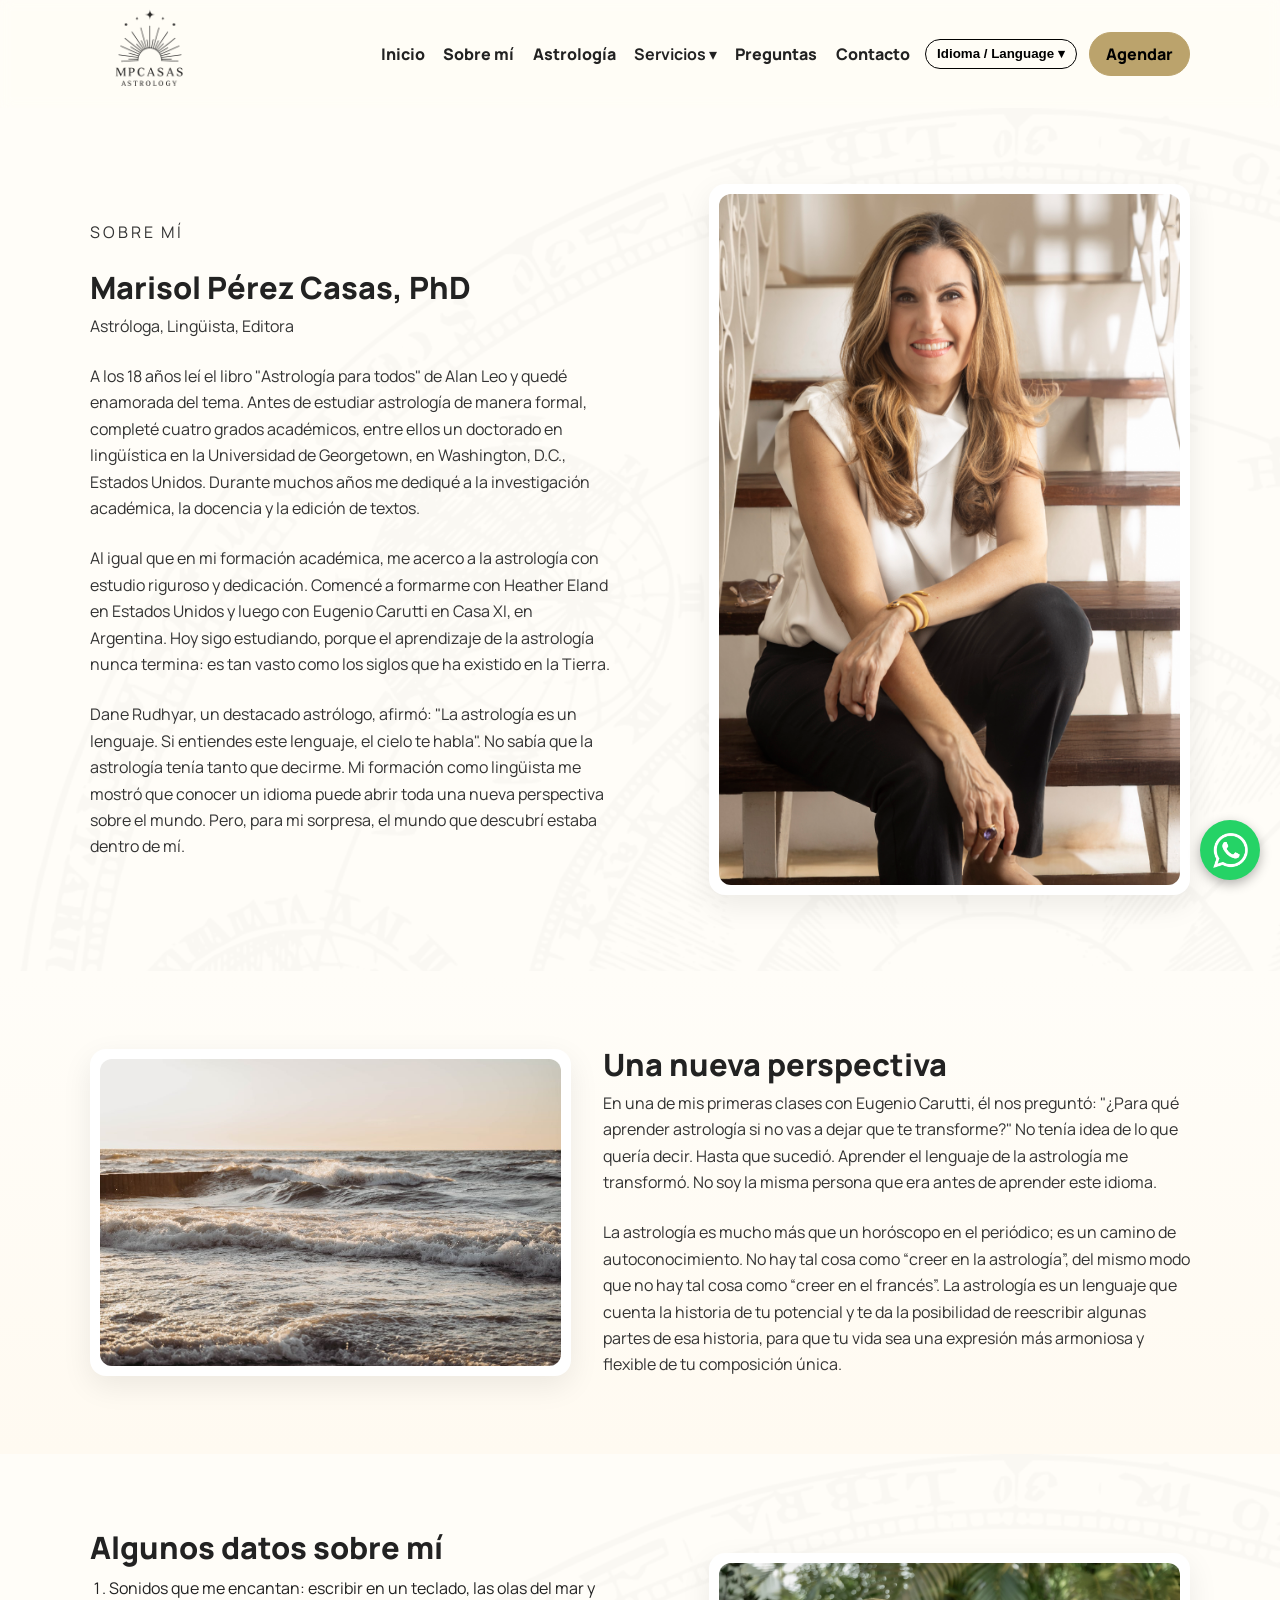
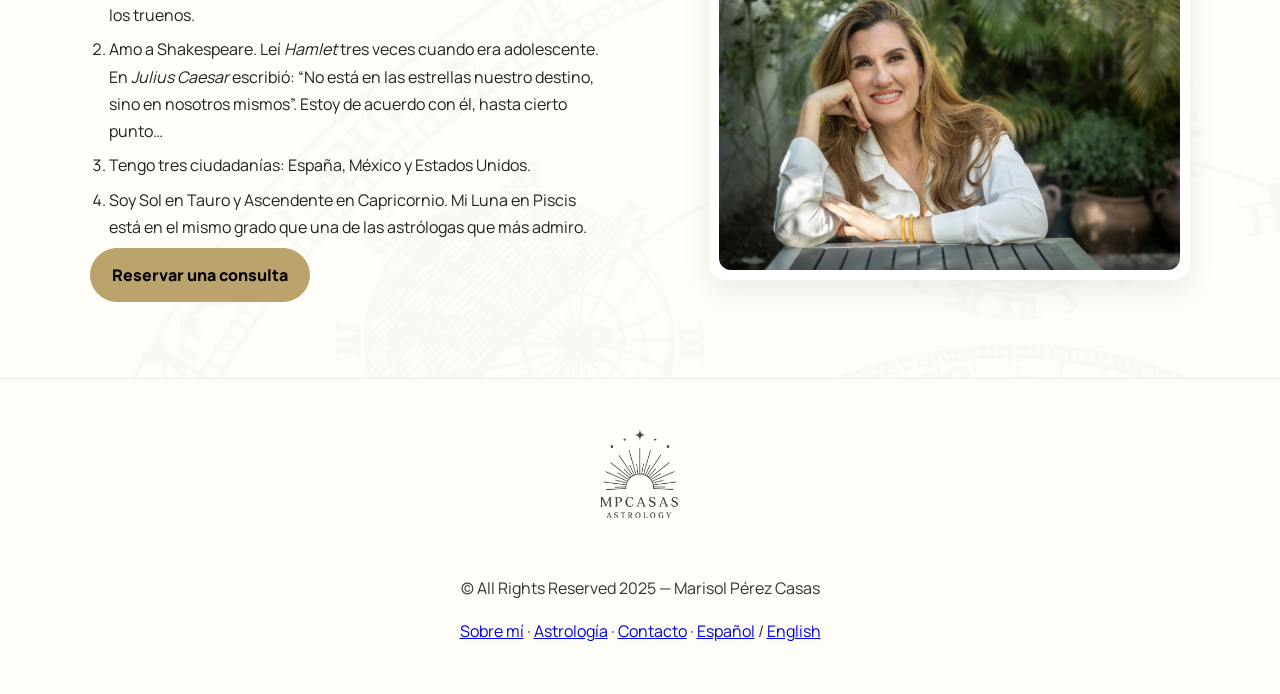
<file: sobre-mi.html>
<!doctype html>
<html lang="es" class="no-js">
<head>
  <meta charset="utf-8" />
  <meta name="viewport" content="width=device-width, initial-scale=1" />
  <title>Sobre mí — Marisol Pérez Casas</title>
  <meta name="description" content="Conocé a Marisol Pérez Casas: doctora en lingüística y astróloga por vocación." />
  <link rel="preconnect" href="https://fonts.gstatic.com" crossorigin>
  <link href="https://fonts.googleapis.com/css2?family=Manrope:wght@400;600;700;800&display=swap" rel="stylesheet">
  <link rel="stylesheet" href="styles.css">
  <link rel="stylesheet" href="sobre-mi.css">
  <link rel="icon" href="favicon.png">
</head>

<body>
  <!-- HEADER (coherente con index) -->
  <header class="site-header" id="site-header">
    <div class="wrap bar">
      <a class="brand" href="index.html#inicio">
        <img src="logo-marisol-negro.png" alt="Marisol Pérez Casas">
      </a>
      <nav class="site-nav" aria-label="Principal">

        <a class="i18n" data-lang="es" href="index.html">Inicio</a>
        <a class="i18n" data-lang="en" href="index.html">Home</a>

        <a href="sobre-mi.html" aria-current="page">
          <span class="i18n" data-lang="es">Sobre mí</span>
          <span class="i18n" data-lang="en">About me</span>
        </a>

        <a href="astrologia.html">
          <span class="i18n" data-lang="es">Astrología</span>
          <span class="i18n" data-lang="en">Astrology</span>
        </a>

        <div class="nav-item">
          <button class="nav-services-btn" aria-expanded="false">
            <span class="i18n" data-lang="es">Servicios ▾</span>
            <span class="i18n" data-lang="en">Services ▾</span>
          </button>
          <div class="services-menu" role="menu">
            <a role="menuitem" href="relaciones.html"><span class="i18n" data-lang="es">Relaciones</span><span class="i18n" data-lang="en">Relationships</span></a>
            <a role="menuitem" href="hijos.html"><span class="i18n" data-lang="es">Hijos</span><span class="i18n" data-lang="en">Children</span></a>
            <a role="menuitem" href="viaje.html"><span class="i18n" data-lang="es">Un viaje hacia ti</span><span class="i18n" data-lang="en">A Journey Within</span></a>
          </div>
        </div>

        <a href="faqs.html">
          <span class="i18n" data-lang="es">Preguntas</span>
          <span class="i18n" data-lang="en">FAQs</span>
        </a>

        <a href="contacto.html">
          <span class="i18n" data-lang="es">Contacto</span>
          <span class="i18n" data-lang="en">Contact</span>
        </a>

        <!-- Selector de idioma -->
        <div class="lang">
          <button class="lang-btn" aria-haspopup="true" aria-expanded="false">
            Idioma / Language ▾
          </button>
          <div class="lang-menu" role="menu">
            <a role="menuitem" href="#" data-setlang="es">🇪🇸 Español</a>
            <a role="menuitem" href="#" data-setlang="en">🇺🇸 English</a>
          </div>
        </div>

        <a class="btn" href="https://calendly.com/mpcasas/30min" target="_blank" rel="noopener">
          <span class="i18n" data-lang="es">Agendar</span>
          <span class="i18n" data-lang="en">Book now</span>
        </a>
      </nav>
      <button class="nav-toggle" aria-label="Abrir menú" aria-expanded="false">☰</button>
    </div>
  </header>

  <main id="contenido">

    <!-- BLOQUE 1 — Sobre mí (texto izq / foto der) -->
    <section class="mosaic section" id="intro">
      <div class="wrap about-grid">
        <div class="copy">
          <!-- Eyebrow / título / subtítulo por idioma -->
          <p class="eyebrow i18n" data-lang="es">SOBRE MÍ</p>
          <p class="eyebrow i18n" data-lang="en">ABOUT ME</p>

          <h1 class="section-title i18n" data-lang="es">Marisol Pérez Casas, PhD</h1>
          <h1 class="section-title i18n" data-lang="en">Marisol Pérez-Casas, PhD</h1>

          <p class="section-sub i18n" data-lang="es">Astróloga, Lingüista, Editora</p>
          <p class="section-sub i18n" data-lang="en">Astrologer, Linguist, Editor</p>

          <!-- ES -->
          <div class="i18n" data-lang="es">
            <p>A los 18 años leí el libro "Astrología para todos" de Alan Leo y quedé enamorada del tema. Antes de estudiar astrología de manera formal, completé cuatro grados académicos, entre ellos un doctorado en lingüística en la Universidad de Georgetown, en Washington, D.C., Estados Unidos. Durante muchos años me dediqué a la investigación académica, la docencia y la edición de textos.</p>
            <p>Al igual que en mi formación académica, me acerco a la astrología con estudio riguroso y dedicación. Comencé a formarme con Heather Eland en Estados Unidos y luego con Eugenio Carutti en Casa XI, en Argentina. Hoy sigo estudiando, porque el aprendizaje de la astrología nunca termina: es tan vasto como los siglos que ha existido en la Tierra.</p>
            <p>Dane Rudhyar, un destacado astrólogo, afirmó: "La astrología es un lenguaje. Si entiendes este lenguaje, el cielo te habla". No sabía que la astrología tenía tanto que decirme. Mi formación como lingüista me mostró que conocer un idioma puede abrir toda una nueva perspectiva sobre el mundo. Pero, para mi sorpresa, el mundo que descubrí estaba dentro de mí.</p>
          </div>

          <!-- EN -->
          <div class="i18n" data-lang="en">
            <p>I fell in love with astrology at 18 when I read my first book on the topic, "Astrology for All" by Alan Leo. Before formally studying astrology, I completed four academic degrees, including a PhD in Linguistics from Georgetown University in Washington, DC, USA. For many years, I dedicated myself to academic research, teaching, and text editing.</p>
            <p>Just like my academic training, I approach astrology with rigorous study and dedication. I first studied with Heather Eland in the United States and later with Eugenio Carutti at Casa XI in Argentina. Today I continue studying, because learning astrology never ends—it's as vast as the centuries it has existed on Earth.</p>
            <p>Dane Rudhyar, a famous astrologer, once said: "Astrology is a language. If you understand this language, the sky speaks to you." I didn't know that astrology had so much to say to me. My background as a linguist showed me that knowing a language can open up a whole new perspective on the world. But to my amazement, the world I discovered was inside myself.</p>
          </div>
        </div>

        <figure class="frame portrait">
          <img src="MarisolPérez-7002.jpg" alt="Retrato de Marisol Pérez Casas" />
        </figure>
      </div>
    </section>

    <!-- BLOQUE 2 — Una nueva perspectiva (foto izq / texto der) -->
    <section class="section alt" id="perspectiva">
      <div class="wrap about-grid about-grid--invert">
        <figure class="frame">
          <img src="cartanatal2.jpg" alt="Gráficos de carta natal sobre escritorio" />
        </figure>

        <!-- ES -->
        <div class="copy i18n" data-lang="es">
          <h2 class="section-title">Una nueva perspectiva</h2>
          <p>En una de mis primeras clases con Eugenio Carutti, él nos preguntó: "¿Para qué aprender astrología si no vas a dejar que te transforme?" No tenía idea de lo que quería decir. Hasta que sucedió. Aprender el lenguaje de la astrología me transformó. No soy la misma persona que era antes de aprender este idioma.</p>
          <p>La astrología es mucho más que un horóscopo en el periódico; es un camino de autoconocimiento. No hay tal cosa como “creer en la astrología”, del mismo modo que no hay tal cosa como “creer en el francés”. La astrología es un lenguaje que cuenta la historia de tu potencial y te da la posibilidad de reescribir algunas partes de esa historia, para que tu vida sea una expresión más armoniosa y flexible de tu composición única.</p>
        </div>

        <!-- EN -->
        <div class="copy i18n" data-lang="en">
          <h2 class="section-title">A New Perspective</h2>
          <p>"Why learn astrology if you will not let it transform you?" asked Eugenio Carutti in one of the first classes I took with him. I had no idea what he meant—until it happened. Learning the language of astrology transformed me. I am not the same person I was before I became fluent in this language.</p>
          <p>Astrology is more than a horoscope in a newspaper; it is a path of self knowledge. There is no such thing as “believing in astrology” as there is no such thing as “believing in French.” Astrology is a language that tells the story of your potential and gives you the ability to rewrite some parts of that story, so that your life can become a more harmonious and flexible display of your unique makeup.</p>
        </div>
      </div>
    </section>

    <!-- BLOQUE 3 — Lista / datos + foto de apoyo -->
    <section class="mosaic section" id="datos">
      <div class="wrap about-grid">
        <div class="copy">
          <!-- ES -->
          <div class="i18n" data-lang="es">
            <h2 class="section-title">Algunos datos sobre mí</h2>
            <ol>
              <li>Sonidos que me encantan: escribir en un teclado, las olas del mar y los truenos.</li>
              <li>Amo a Shakespeare. Leí <em>Hamlet</em> tres veces cuando era adolescente. En <em>Julius Caesar</em> escribió: “No está en las estrellas nuestro destino, sino en nosotros mismos”. Estoy de acuerdo con él, hasta cierto punto…</li>
              <li>Tengo tres ciudadanías: España, México y Estados Unidos.</li>
              <li>Soy Sol en Tauro y Ascendente en Capricornio. Mi Luna en Piscis está en el mismo grado que una de las astrólogas que más admiro.</li>
            </ol>
            <a class="btn btn-primary" href="https://calendly.com/mpcasas/30min" target="_blank" rel="noopener">Reservar una consulta</a>
          </div>

          <!-- EN -->
          <div class="i18n" data-lang="en">
            <h2 class="section-title">A Few Facts About Me</h2>
            <ol>
              <li>Sounds that I love: typing on a keyboard, ocean waves, and thunder.</li>
              <li>I love Shakespeare. I read <em>Hamlet</em> three times as a teenager. In <em>Julius Caesar</em> he wrote, “It is not in the stars to hold our destiny, but in ourselves.” I agree with him, up to a point…</li>
              <li>I have three citizenships: Spain, Mexico, and the United States.</li>
              <li>I am a Taurus Sun and Capricorn rising. My Pisces Moon is in the same degree as one of the astrologers I most admire.</li>
            </ol>
            <a class="btn btn-primary" href="https://calendly.com/mpcasas/30min" target="_blank" rel="noopener">Book a reading</a>
          </div>
        </div>

        <figure class="frame portrait">
          <img src="Marisol4.jpg" alt="Marisol en exteriores" />
        </figure>
      </div>
    </section>
  </main>

  <footer>
    <div class="wrap">
      <div class="footer-logo">
        <img src="logo-marisol-negro.png" alt="Marisol Pérez Casas">
      </div>
      <p>© All Rights Reserved 2025 — Marisol Pérez Casas</p>
      <p class="i18n" data-lang="es"><a href="sobre-mi.html">Sobre mí</a> · <a href="astrologia.html">Astrología</a> · <a href="contacto.html">Contacto</a> · <a href="#" data-setlang="es">Español</a> / <a href="#" data-setlang="en">English</a></p>
      <p class="i18n" data-lang="en"><a href="sobre-mi.html">About</a> · <a href="astrologia.html">Astrology</a> · <a href="contacto.html">Contact</a> · <a href="#" data-setlang="es">Spanish</a> / <a href="#" data-setlang="en">English</a></p>
    </div>
  </footer>

  <script src="app.js" defer></script>
</body>
</html>
</file>
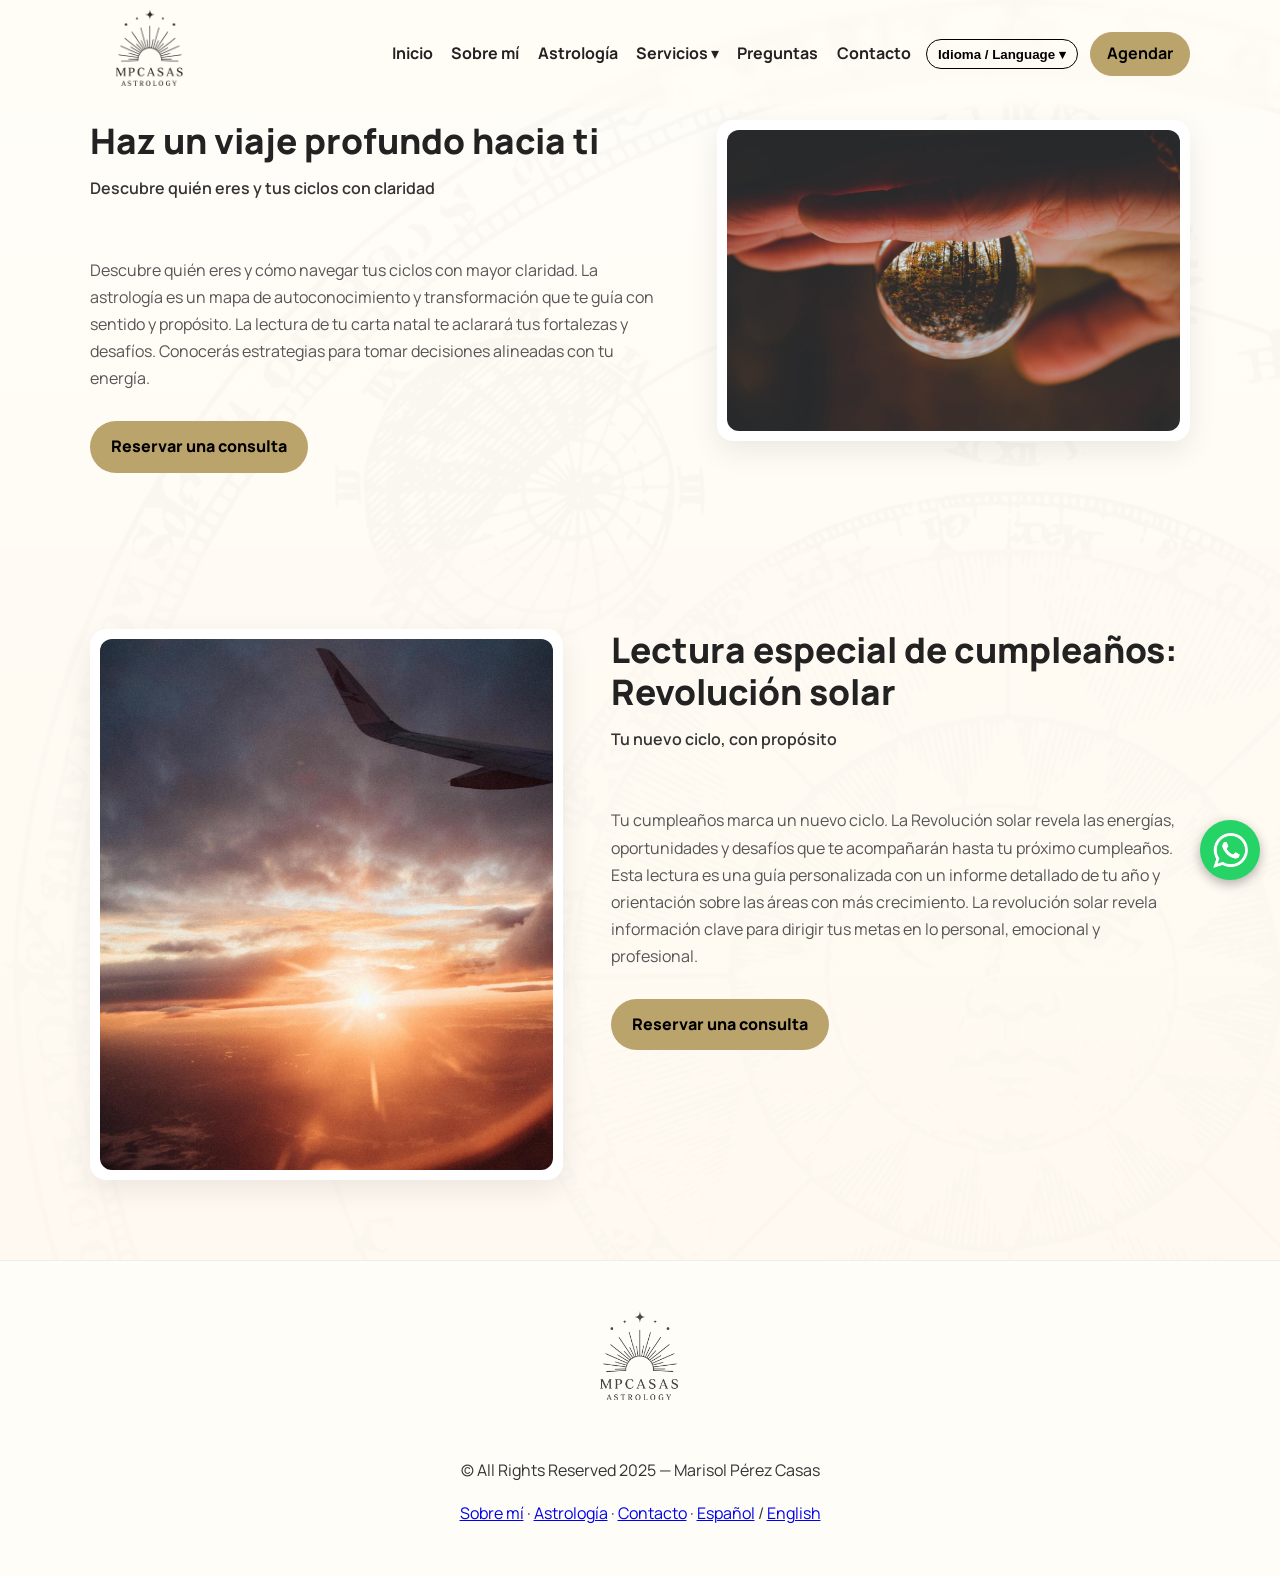
<file: viaje.html>
<!doctype html>
<html lang="es">
<head>
  <meta charset="utf-8" />
  <meta name="viewport" content="width=device-width, initial-scale=1" />
  <title>Un viaje hacia ti — Marisol Pérez Casas</title>
  <meta name="description" content="Lecturas: viaje interior y Revolución solar." />
  <link rel="preconnect" href="https://fonts.gstatic.com" crossorigin>
  <link href="https://fonts.googleapis.com/css2?family=Manrope:wght@400;600;700;800&display=swap" rel="stylesheet">
  <link rel="stylesheet" href="styles.css">
  <link rel="stylesheet" href="consultas.css">
  <link rel="icon" href="favicon.png">
</head>
<body>
  <header class="site-header" id="site-header">
    <div class="wrap bar">
      <a class="brand" href="index.html#inicio">
        <img src="logo-marisol-negro.png" alt="Marisol Pérez Casas">
      </a>
      <nav class="site-nav" aria-label="Principal">         <a class="i18n" data-lang="es" href="index.html">Inicio</a>
        <a class="i18n" data-lang="en" href="index.html">Home</a> 
        <a href="sobre-mi.html"><span class="i18n" data-lang="es">Sobre mí</span><span class="i18n" data-lang="en">About me</span></a>
        <a href="astrologia.html"><span class="i18n" data-lang="es">Astrología</span><span class="i18n" data-lang="en">Astrology</span></a>
        <div class="nav-item">
          <button class="nav-services-btn" aria-expanded="false">
            <span class="i18n" data-lang="es">Servicios ▾</span>
            <span class="i18n" data-lang="en">Services ▾</span>
          </button>
          <div class="services-menu" role="menu">
            <a role="menuitem" href="relaciones.html"><span class="i18n" data-lang="es">Relaciones</span><span class="i18n" data-lang="en">Relationships</span></a>
            <a role="menuitem" href="hijos.html"><span class="i18n" data-lang="es">Hijos</span><span class="i18n" data-lang="en">Children</span></a>
            <a role="menuitem" href="viaje.html" aria-current="page"><span class="i18n" data-lang="es">Un viaje hacia ti</span><span class="i18n" data-lang="en">A journey within</span></a>
          </div>
        </div>
        <a href="faqs.html"><span class="i18n" data-lang="es">Preguntas</span><span class="i18n" data-lang="en">FAQs</span></a>
        <a href="contacto.html"><span class="i18n" data-lang="es">Contacto</span><span class="i18n" data-lang="en">Contact</span></a>
        <!-- Selector de idioma -->
        <div class="lang">
          <button class="lang-btn" aria-haspopup="true" aria-expanded="false">
            Idioma / Language ▾
          </button>
          <div class="lang-menu" role="menu">
            <a role="menuitem" href="#" data-setlang="es">🇪🇸 Español</a>
            <a role="menuitem" href="#" data-setlang="en">🇺🇸 English</a>
          </div>
        </div>
        <a class="btn" href="https://calendly.com/mpcasas/30min" target="_blank" rel="noopener">
          <span class="i18n" data-lang="es">Agendar</span>
          <span class="i18n" data-lang="en">Book</span>
        </a>
      </nav>
      <button class="nav-toggle" aria-label="Abrir menú" aria-expanded="false">☰</button>
    </div>
  </header>

  <main class="viaje-mosaic">
    <!-- SECCIÓN 1: Viaje interior (texto izq, imagen der) -->
    <section class="section">
      <div class="wrap consult-grid">
        <div class="consult-left">
          <h1 class="consult-title">
            <span class="i18n" data-lang="es">Haz un viaje profundo hacia ti</span>
            <span class="i18n" data-lang="en">Take a Deep Journey Into Yourself</span>
          </h1>
          <p class="consult-sub">
            <span class="i18n" data-lang="es">Descubre quién eres y tus ciclos con claridad</span>
            <span class="i18n" data-lang="en">Discover who you are and your cycles clearly</span>
          </p>
          
          <div class="consult-text">
            <div class="i18n" data-lang="es">
              <p>Descubre quién eres y cómo navegar tus ciclos con mayor claridad. La astrología es un mapa de autoconocimiento y transformación que te guía con sentido y propósito. La lectura de tu carta natal te aclarará tus fortalezas y desafíos. Conocerás estrategias para tomar decisiones alineadas con tu energía.</p>
            </div>
            <div class="i18n" data-lang="en">
              <p>Discover who you are, and how to navigate your life cycles with greater clarity. Astrology is a map of self-knowledge and transformation that guides you with meaning and purpose. This reading will highlight your strengths and challenges. You will learn strategies to make decisions aligned with your energy.</p>
            </div>
          </div>
          
          <a class="btn btn-primary" href="https://calendly.com/mpcasas/30min" target="_blank" rel="noopener">
            <span class="i18n" data-lang="es">Reservar una consulta</span>
            <span class="i18n" data-lang="en">Book a consultation</span>
          </a>
        </div>

        <figure class="consult-figure">
          <div class="frame">
            <img src="viaje.jpg" alt="Viaje interior" loading="lazy" />
          </div>
        </figure>
      </div>
    </section>

    <!-- SECCIÓN 2: Revolución solar (imagen izq, texto der) -->
    <section class="section section-alt">
      <div class="wrap consult-grid consult-grid-reverse">
        <figure class="consult-figure">
          <div class="frame">
            <img src="brujula.jpg" alt="Revolución solar" loading="lazy" />
          </div>
        </figure>

        <div class="consult-left">
          <h2 class="consult-title">
            <span class="i18n" data-lang="es">Lectura especial de cumpleaños: Revolución solar</span>
            <span class="i18n" data-lang="en">Special Birthday Reading: Solar Return</span>
          </h2>
          <p class="consult-sub">
            <span class="i18n" data-lang="es">Tu nuevo ciclo, con propósito</span>
            <span class="i18n" data-lang="en">Your new cycle, with purpose</span>
          </p>
          
          <div class="consult-text">
            <div class="i18n" data-lang="es">
              <p>Tu cumpleaños marca un nuevo ciclo. La Revolución solar revela las energías, oportunidades y desafíos que te acompañarán hasta tu próximo cumpleaños. Esta lectura es una guía personalizada con un informe detallado de tu año y orientación sobre las áreas con más crecimiento. La revolución solar revela información clave para dirigir tus metas en lo personal, emocional y profesional.</p>
            </div>
            <div class="i18n" data-lang="en">
              <p>Your birthday marks a new cycle. The Solar Return reveals the energies, opportunities, and challenges that will accompany you until your next birthday. This reading is a personalized guide with a detailed report of your year and insights into the areas with the most growth. The Solar Return reveals key information to help you direct your personal, emotional, and professional goals.</p>
            </div>
          </div>
          
          <a class="btn btn-primary" href="https://calendly.com/mpcasas/30min" target="_blank" rel="noopener">
            <span class="i18n" data-lang="es">Reservar una consulta</span>
            <span class="i18n" data-lang="en">Book a consultation</span>
          </a>
        </div>
      </div>
    </section>
  </main>

  <footer>
    <div class="wrap">
      <div class="footer-logo">
        <img src="logo-marisol-negro.png" alt="Marisol Pérez Casas">
      </div>
      <p>© All Rights Reserved 2025 — Marisol Pérez Casas</p>
      <p class="i18n" data-lang="es"><a href="sobre-mi.html">Sobre mí</a> · <a href="astrologia.html">Astrología</a> · <a href="contacto.html">Contacto</a> · <a href="#" data-setlang="es">Español</a> / <a href="#" data-setlang="en">English</a></p>
      <p class="i18n" data-lang="en"><a href="sobre-mi.html">About</a> · <a href="astrologia.html">Astrology</a> · <a href="contacto.html">Contact</a> · <a href="#" data-setlang="es">Spanish</a> / <a href="#" data-setlang="en">English</a></p>
    </div>
  </footer>

  <script src="app.js" defer></script>
</body>
</html>
</file>
<file: styles.css>
/* ELIMINAR (si existen) líneas inválidas y duplicados
   - Borrar: 'noo// ...existing code...'
   - Borrar el primer bloque duplicado de:
     .lang-btn .lang-flag, .lang-menu .lang-flag { ... }
*/

/* Asegura variables (debería quedar solo una vez) */
:root{
  --bg:#fffdf8; --ink:#222; --muted:#555; --accent:#bba36c; --deep:#0e0e16;
  --card:#fff; --shadow:0 10px 30px rgba(0,0,0,.08); --radius:16px;
}
*{box-sizing:border-box;margin:0;padding:0}
html{scroll-behavior:smooth}
body{font-family:Manrope,system-ui,sans-serif;background:var(--bg);color:var(--ink);line-height:1.6;font-size:16px;-webkit-font-smoothing:antialiased;-moz-osx-font-smoothing:grayscale}
img{max-width:100%;height:auto;display:block}
.wrap{width:min(1100px,92%);margin-inline:auto}

/* HEADER */
.site-header{position:fixed;inset:0 0 auto;z-index:30;backdrop-filter:saturate(140%) blur(6px);transition:color .2s ease}
.bar{display:flex;justify-content:space-between;align-items:center;padding:14px 0}
.brand{font-weight:700;text-decoration:none;display:flex;align-items:center;gap:.4rem}
.brand img {
  height: 120px; /* Mucho más grande */
  width: auto;
  margin: -20px 0; /* Compensar para no aumentar altura del nav */
}
.mark{color:var(--accent)}
.site-nav{display:flex;align-items:center;gap:12px}
.site-nav a{font-weight:700;text-decoration:none;padding:.3rem .2rem;border-radius:6px}
.site-nav .btn{border:1px solid var(--accent);padding:.5rem 1rem;border-radius:999px}
.nav-toggle{display:none}

/* Header color modes */
.site-header.on-dark .brand,
.site-header.on-dark .site-nav a{color:#fff}
.site-header.on-dark .site-nav .btn{border-color:#fff;color:#000;background:#fff}

/* LOGO BLANCO cuando está sobre el hero/video */
.site-header.on-dark .brand img {
  filter: brightness(0) invert(1); /* Convierte el logo negro a blanco */
}

.site-header:not(.on-dark) .brand,
.site-header:not(.on-dark) .site-nav a{color:var(--ink)}
.site-header:not(.on-dark) .site-nav .btn{border-color:var(--accent);color:#000;background:var(--accent)}

/* LOGO NEGRO cuando está sobre fondo claro (normal) */
.site-header:not(.on-dark) .brand img {
  filter: none; /* Logo en su color original (negro) */
}

/* Iperfedioma dropdown */
.lang{position:relative; z-index:100;} /* Menor que servicios */
.lang-btn{background:transparent;border:1px solid currentColor;border-radius:999px;padding:.4rem .7rem;font-weight:700;cursor:pointer}
.lang-menu{
  position:absolute;
  right:0;
  top:calc(100% + 6px);
  background:var(--card);
  box-shadow:var(--shadow);
  border-radius:10px;
  padding:6px;
  display:none;
  z-index:101; /* Menor que services-menu */
}
.lang-menu.open{display:block}
.lang-menu a{display:block;padding:.45rem .7rem;color:inherit;white-space:nowrap;text-decoration:none}
.lang-menu .lang-flag{ margin-left:.4rem; font-size:1rem; line-height:1; }
.lang-btn .lang-flag{ display:none; }

/* HERO */
.hero{position:relative;min-height:90vh;display:flex;align-items:center;justify-content:center;color:#fff;text-align:center}
.hero video{position:absolute;inset:0;width:100%;height:100%;object-fit:cover;z-index:-1;filter:brightness(.9) blur(1px) saturate(0.9);background:#000}
.hero-content{padding:110px 1rem 60px}
h1{
  font-family: Manrope, system-ui, sans-serif;
  font-weight: 800;
  font-size: clamp(2rem,4vw + 1rem,3.5rem);
  line-height: 1.14;
  margin-bottom: .5em;
}
.lead{
  font-size:1.35rem;
  max-width:50ch; /* AUMENTADO: de 28ch a 50ch para desktop */
  margin-inline:auto;
  margin-bottom:1.5em;
  color:#fff !important
}
.cta-row{display:flex;gap:1rem;justify-content:center;flex-wrap:wrap}
.btn{display:inline-block;padding:.8rem 1.3rem;border-radius:999px;text-decoration:none;font-weight:800;transition:transform .2s}
.btn-primary{background:var(--accent);color:#000}
.btn-ghost{border:1px solid #fff;color:#fff}
.btn:hover{transform:translateY(-2px)}

/* SECCIONES */
section{padding:80px 0}
.section-title{
  font-family: Manrope, system-ui, sans-serif; /* fuente consistente para todos los títulos de sección */
  font-weight: 800;
  font-size: clamp(1.85rem, 2.4vw, 2.2rem);
  line-height: 1.14;
  margin-bottom: .5rem;
  color: inherit;
}

/* Párrafos: espaciado y lectura más profesional en todas las secciones */
section p,
.wrap p,
.about-grid p,
.natal p,
.transformacion p,
.mosaic p{
  margin-bottom: 1.05rem;   /* separación consistente entre párrafos */
  color: #333;              /* texto ligeramente más oscuro para buena legibilidad */
  font-size: 1rem;
  line-height: 1.65;        /* mayor interlineado para lectura cómoda */
}

/* Evitar margen extra en el último párrafo de una sección */
section p:last-child{margin-bottom:0}
.section-sub{color:var(--muted);margin-bottom:1.5em}
.quote{font-style:italic;color:#6c6284}
/* Pretítulo (eyebrow) */
.eyebrow{font-size:12px; letter-spacing:.18em; text-transform:uppercase; color:var(--muted); margin:0 0 6px}

/* GRIDS */
.about-grid{display:grid;grid-template-columns:1.1fr .9fr;gap:2rem;align-items:center}
.about-grid--invert{grid-template-columns:.9fr 1.1fr}

/* FRAME */
.frame{background:var(--card);border-radius:var(--radius);box-shadow:var(--shadow);padding:10px}
.frame img{border-radius:12px}

/* MOSAICO (fondos beige) */
.mosaic{position:relative}
.mosaic::before{
  content:""; position:absolute; inset:0; z-index:0;
  background-image:url("./logo-astro1.png?v=1");
  background-repeat:repeat;
  background-size:2000px auto;
  opacity:.02;
  pointer-events:none;
}
.mosaic > *{ position:relative; z-index:1; }

/* BANDAS NATURALES (parallax) */
.band{
  position:relative;
  padding:0;
  overflow:hidden;
  min-height:45vh;
}

.band .band-inner{
  position:relative;
  z-index:2;
  text-align:center;
  color:#fff;
  display:grid;
  place-items:center;
  min-height:45vh;
  padding:0 1rem;
  font-family:Manrope,serif;
  font-size:1.3rem;
  font-style: italic;
  font-weight: 500;
}

.band::before{
  content:"";
  position:absolute;
  inset:0;
  z-index:0;
  background-size:cover;
  background-position:center 50%;
  background-attachment: fixed; /* Solo en desktop */
  filter:brightness(.85);
}

.band::after{
  content:""; 
  position:absolute; 
  inset:0; 
  z-index:1;
  background:linear-gradient(180deg,rgba(0,0,0,.35),rgba(0,0,0,.25));
}

.band-playa::before{
  background-image:url("./playa-atardecer-con-sol.jpg?v=1");
}

.band-luna::before{
  background-image:url("./ciclo-lunar.jpg?v=1");
}

/* Forzar contraste en textos que van sobre imágenes (bandas) */
.band .band-inner,
.band .band-inner p,
.band .band-inner .section-title{
  color: #fff !important;
}

/* Variantes de bandas/hero locales (coherencia entre páginas) */
.astro-band-inner, .faq-hero .hero-inner, .hero-content, .cta .cta-content, .astro-hero .astro-copy{
  color: #fff !important;
  text-shadow: 0 6px 20px rgba(0,0,0,.45), 0 2px 6px rgba(0,0,0,.25);
}

/* Menú Servicios (nav) */
.site-nav .nav-item{position:relative; z-index:200;} /* AGREGADO z-index */
.site-nav .nav-item .nav-services-btn{background:transparent;border:0;color:inherit;font-weight:700;cursor:pointer;padding:.3rem .2rem;border-radius:6px;font:inherit;line-height:inherit;display:inline-flex;align-items:center;-webkit-appearance:none;appearance:none}
.site-nav .nav-item .services-menu{
  position:absolute;
  top:calc(100% + 8px);
  left:0;
  background:#fff;
  box-shadow:var(--shadow);
  border-radius:10px;
  padding:8px;
  display:none;
  min-width:180px;
  z-index:999; /* Muy alto para estar por encima de todo */
}
.site-nav .nav-item.open .services-menu{ display:block; }
.site-nav .services-menu a{display:block;padding:.45rem .7rem;color:#111 !important;text-decoration:none;border-radius:6px}
.site-nav .services-menu a:hover{background:#f5f5f5}


/* TRANSFORMACIÓN */
.transformacion{background:linear-gradient(180deg,#fffdf8,#fffaf1)}

/* SERVICIOS */
.services-grid{display:grid;grid-template-columns:repeat(auto-fit,minmax(240px,1fr));gap:24px;margin-top:22px}
.card{background:var(--card);border-radius:var(--radius);box-shadow:var(--shadow);padding:22px}
.service{text-align:center}
.service.card, a.service.card, .services-grid > a {
  display: block;               /* que la tarjeta ocupe bloque completo */
  text-decoration: none;        /* quitar subrayado de enlace */
  color: inherit;               /* mantener colores del contenido */
  cursor: pointer;
}
.service.card img{transition:transform .18s ease}
.service.card:hover{transform:translateY(-6px)}
.service.card:focus{outline:3px solid rgba(187,163,108,.16);outline-offset:6px}
.service img{width:70px;margin-inline:auto;margin-bottom:10px;opacity:.95}
.service h3{
  font-family: Manrope, system-ui, sans-serif;
  font-weight: 800;
  margin-bottom: .35rem;
}

/* CARTA NATAL */
.natal{
  position: relative;
  z-index: 1;
  display: grid;
  grid-template-columns: 1.1fr .9fr;
  gap: 2rem;
  align-items: center;
  padding: 80px 0;
  margin-top: 32px;
}
.natal::before{
  content:"";
  position:absolute; top:0; bottom:0; left:50%;
  width:100vw; transform:translateX(-50%);
  background:linear-gradient(180deg,#fffdf8,#fffaf1);
  z-index:-1;
}
.natal .frame{background:var(--card);border-radius:var(--radius);box-shadow:var(--shadow);padding:10px}
.natal .frame img{border-radius:12px}

/* TESTIMONIOS */
.testimonials{background:linear-gradient(180deg,#fff,#faf7ef);padding:80px 0}

/* Wrapper para contener carousel + flechas sin superposición */
.testimonials .wrap {
  position: relative;
  max-width: 1300px;
  margin: 0 auto;
  padding: 0 90px; /* Espacio para las flechas */
}

.t-carousel{
  position:relative;
  max-width:100%;
  margin:0 auto;
  padding-bottom:3rem;
  overflow:hidden; /* Oculta los testimonios extras */
}

.t-track{
  display:flex;
  touch-action:pan-y;
  user-select:none;
  will-change:transform;
}

.t-slide{
  flex:0 0 calc(100% / 3);
  padding: 0 14px;
  box-sizing: border-box;
  pointer-events:none;
}

.t-slide *{pointer-events:auto}

.t-slide blockquote{
  font-family: Manrope, system-ui, sans-serif;
  font-weight: 600;
  font-size: clamp(0.85rem, 0.9vw + .5rem, 1rem);
  line-height: 1.55;
  color: #333;
  text-align: center;
  margin: 0;
  font-style: italic;
  background: var(--card);
  border-radius: var(--radius);
  box-shadow: var(--shadow);
  padding: 28px 20px;
  height: 420px;
  display: flex;
  flex-direction: column;
  justify-content: center;
  overflow: hidden;
}

.t-slide cite{
  display: block;
  text-align: center;
  color: #666;
  font-style: normal;
  font-weight: 700;
  margin-top: 8px;
  font-size: 0.9rem;
}

.t-dots{display:flex;justify-content:center;gap:10px;margin-top:24px}
.t-dot{width:12px;height:12px;border-radius:50%;border:2px solid #999;background:#ddd;cursor:pointer;transition:all 0.3s ease;padding:0}
.t-dot[aria-selected="true"]{background:#555;border-color:#555;transform:scale(1.3)}
.t-dot:hover{background:#999;transform:scale(1.15)}

/* Botones posicionados en .wrap (NO en .t-carousel) */
.testimonials .wrap .t-nav-btn {
  position: absolute;
  top: 230px;
  width: 50px;
  height: 50px;
  background: rgba(255, 255, 255, 0.95);
  border: 1px solid #ddd;
  border-radius: 50%;
  cursor: pointer;
  display: grid;
  place-items: center;
  z-index: 10;
  box-shadow: 0 4px 12px rgba(0, 0, 0, 0.15);
  transition: all 0.3s ease;
}

.testimonials .wrap .t-nav-btn:hover:not(:disabled) {
  background: #fff;
  transform: scale(1.1);
  box-shadow: 0 6px 16px rgba(0, 0, 0, 0.2);
}

.testimonials .wrap .t-nav-btn:disabled {
  cursor: not-allowed;
  opacity: 0.3;
}

.testimonials .wrap .t-nav-btn svg {
  width: 22px;
  height: 22px;
  color: #333;
}

.testimonials .wrap .t-nav-btn--prev {
  left: 15px;
}

.testimonials .wrap .t-nav-btn--next {
  right: 15px;
}

@media (max-width: 1350px) {
  .testimonials .wrap {
    padding: 0 70px;
  }
}

@media (max-width: 900px) {
  .testimonials .wrap {
    padding: 0 20px;
  }
  .t-slide {
    flex: 0 0 calc(100% / 2);
  }
  .t-slide blockquote {
    height: 380px;
  }
}

@media (max-width: 768px) {
  .testimonials .wrap {
    padding: 0 60px;
  }
  
  .testimonials .wrap .t-nav-btn {
    width: 40px;
    height: 40px;
  }
  
  .testimonials .wrap .t-nav-btn svg {
    width: 18px;
    height: 18px;
  }
  
  .testimonials .wrap .t-nav-btn--prev {
    left: 5px;
  }
  
  .testimonials .wrap .t-nav-btn--next {
    right: 5px;
  }
  
  .t-slide {
    flex: 0 0 100%;
  }
  .t-slide blockquote {
    height: auto;
    min-height: 280px;
  }
}

/* PARALLAX EN MÓVIL - iOS compatible */
@media (max-width: 768px) {
  .band::before {
    background-attachment: scroll !important;
    will-change: transform;
  }
}

/* PARALLAX MÓVIL - Usar la variable que setea JavaScript */
@media (max-width: 768px) {
  .band::before {
    background-attachment: scroll !important;
    transform: translateY(var(--parallax-y, 0)) translateZ(0);
    will-change: transform;
  }
  
  .astro-band::before {
    background-attachment: scroll !important;
    transform: translateY(var(--parallax-y, 0)) translateZ(0);
    will-change: transform;
  }
}

.cta{position:relative;padding:0}
.cta.cta-bg{background:url("./luna-atardecer.jpg?v=1") center/cover no-repeat;background-attachment:fixed;min-height:60vh}
.cta-overlay{position:absolute;inset:0;background:linear-gradient(180deg,rgba(0,0,0,.45),rgba(0,0,0,.35));z-index:0}
.cta-wrap{position:relative;z-index:1;display:grid;place-items:center;min-height:60vh}
.cta-content{text-align:center;display:flex;flex-direction:column;align-items:center;gap:1.5rem}
.cta-content .btn{margin-top:1.2rem}
.cta-content p{color:#fff !important}
.on-dark{color:#fff}

/* WhatsApp floating action button (shared across all pages via app.js) */
.whatsapp-fab{
  position:fixed;
  right:20px;
  bottom:20px;
  width:56px;
  height:56px;
  display:grid;
  place-items:center;
  background:#fff;
  border-radius:50%;
  box-shadow:0 8px 20px rgba(0,0,0,.12);
  z-index:9999;
  text-decoration:none;
}
.whatsapp-fab svg{width:26px;height:26px;display:block;color:#000}
.whatsapp-fab:focus{outline:3px solid rgba(187,163,108,.18);outline-offset:4px}

/* FOOTER */
footer{padding:2rem 0;border-top:1px solid #eee;text-align:center;color:#777;font-size:.9rem}
footer .footer-logo {
  margin-bottom: 1.5rem;
}

footer .footer-logo img {
  height: 140px; /* Más grande en footer también */
  width: auto;
  margin: 0 auto;
  display: block;
  opacity: 0.85;
}

/* RESPONSIVE */
@media (max-width:850px){
  .about-grid,.about-grid--invert,.natal{grid-template-columns:1fr}
  .site-nav{display:none;position:absolute;right:4%;top:60px;background:var(--card);box-shadow:var(--shadow);border-radius:12px;padding:10px;flex-direction:column}
  .site-nav.open{display:flex}
  .nav-toggle{display:inline-block;background:transparent;border:0;font-size:24px;color:inherit}
}
@media (min-width:851px){ .nav-toggle{display:none} }

/* ============================================
   RESPONSIVE - SOLO MÓVIL
   ============================================ */

@media (max-width: 768px) {
  /* Logo más pequeño en móvil */
  .brand img {
    height: 70px;
    margin: -10px 0;
  }

  /* Reducir padding entre secciones en móvil */
  section {
    padding: 40px 0; /* REDUCIDO de 80px a 40px */
  }

  section + section {
    padding-top: 20px; /* Aún menos espacio entre secciones consecutivas */
  }

  /* TEXTO NEGRO EN NAV MÓVIL */
  .site-header.on-dark .brand,
  .site-header.on-dark .site-nav a,
  .site-header.on-dark .nav-services-btn,
  .site-header.on-dark .lang-btn {
    color: #111 !important;
  }

  /* Hero ajustes móvil */
  .hero {
    min-height: 100vh;
  }

  .hero-content {
    padding-top: 140px;
  }

  .hero-content h1 {
    font-size: 2rem;
  }

  .hero-content .lead {
    font-size: 1.15rem;
    max-width: 24ch; /* En móvil sigue en 24ch */
  }

  /* Botones CTA apilados */
  .cta-row {
    flex-direction: column;
    align-items: center; /* AGREGAR ESTA LÍNEA */
    gap: 0.8rem;
  }

  .cta-row .btn {
    width: 100%;
    max-width: 300px;
    text-align: center; /* AGREGAR ESTA LÍNEA */
  }

  /* Grids a una columna */
  .about-grid,
  .about-grid--invert,
  .natal,
  .services-grid {
    grid-template-columns: 1fr;
    gap: 2rem;
  }

  /* Footer logo más pequeño */
  footer .footer-logo img {
    height: 90px;
  }

  /* Bandas: parallax habilitado en móvil */
  /* .band::before,
  .band::after {
    background-attachment: scroll !important;
  } */

  /* Testimonios: ajustes en móvil */
  .t-slide {
    flex: 0 0 100%;
  }
  .t-slide blockquote {
    height: auto;
    min-height: 280px;
  }

  /* Submenú servicios en móvil */
  .site-nav .services-menu {
    margin: 0 !important;
    padding-left: 1.5rem !important;
    position: static !important;
    background: transparent !important;
  }
  .site-nav .services-menu a {
    color: #666 !important;
    font-size: 1rem !important;
  }
}

/* ===== i18n ===== */
.i18n{display:none}
.i18n.is-active{display:revert}

/* Fallback: si no hay JS, mostrar ES por defecto */
html.no-js .i18n[data-lang="es"]{display:revert}

/* --- Selector de idioma: color fijo oscuro, no hereda on-dark --- */
.site-header .lang.lang--fixed .lang-btn{
  color:#111;                   /* SIEMPRE negro */
  border-color:#111;
  background:#fff;
}

.site-header .lang.lang--fixed .lang-menu{
  background:#fff;              /* menú blanco constante */
  box-shadow:var(--shadow);
}

.site-header .lang.lang--fixed .lang-menu a{
  color:#111;                   /* items en negro */
}

.site-header .lang.lang--fixed .lang-menu a:hover{
  background:#f2f2f2;
}

/* Opcional: quitamos borde del botón cuando el header está oscuro
   (ya definimos arriba el borde negro fijo) */
.site-header.on-dark .lang.lang--fixed .lang-btn{
  color:#111;
  border-color:#111;
  background:#fff;
}

/* Espaciado interno entre título, texto y botón */
.cta-content {
  display: flex;
  flex-direction: column;
  align-items: center;
  text-align: center;
  gap: 1.5rem; /* separa los elementos verticalmente */
}

/* Servicios: mismo tamaño y en negrita (sin tocar layout) */
.site-nav .nav-item .nav-services-btn{
  background:transparent; 
  border:0; 
  color:inherit; 
  cursor:pointer;
  font:inherit; 
  font-weight:700; 
  font-size: 1rem; /* AGREGADO: tamaño fijo igual al resto */
  line-height:inherit;
  padding:.3rem .2rem; 
  border-radius:6px;
  display:inline-flex; 
  align-items:center;
  -webkit-appearance:none; 
  appearance:none;
}

/* Dropdown Servicios: fondo blanco + texto negro */
.site-nav .nav-item .services-menu{
  position:absolute; 
  top:calc(100% + 8px); 
  left:0;
  background:#fff; 
  box-shadow:var(--shadow);
  border-radius:10px; 
  padding:8px; 
  display:none; 
  min-width:180px;
}

.site-nav .services-menu a{
  display:block; 
  padding:.45rem .7rem;
  color:#111 !important; 
  font-size: 1rem !important; /* AGREGADO: tamaño consistente */
  text-decoration:none; 
  border-radius:6px;
}

.site-nav .services-menu a:hover{ 
  background:#f5f5f5; 
}

/* Frases solicitadas en blanco (hero y CTA) */
.hero .lead{ color:#fff !important; }
.cta .cta-content p{ color:#fff !important; }

/* Botón flotante de WhatsApp */
.whatsapp-float {
  position: fixed;
  bottom: 20px;
  right: 20px;
  width: 60px;
  height: 60px;
  background: #25D366;
  border-radius: 50%;
  box-shadow: 0 4px 12px rgba(0,0,0,0.3);
  display: flex;
  align-items: center;
  justify-content: center;
  z-index: 1000;
  transition: transform 0.3s ease, box-shadow 0.3s ease;
}

.whatsapp-float:hover {
  transform: scale(1.1);
  box-shadow: 0 6px 20px rgba(0,0,0,0.4);
}

.whatsapp-float img {
  width: 35px;
  height: 35px;
  object-fit: contain;
}

@media (max-width: 768px) {
  .whatsapp-float {
    width: 50px;
    height: 50px;
    bottom: 15px;
    right: 15px;
  }
  
  .whatsapp-float img {
    width: 28px;
    height: 28px;
  }
}

/* Listas alineadas con el texto */
ul {
  list-style-position: inside;
  padding-left: 0;
  margin: 1em 0;
}

li {
  margin: 0.5em 0;
  line-height: 1.7;
}
/* FIX MÓVIL - Submenú servicios a la izquierda */
@media (max-width:768px){
  /* TEXTO NEGRO EN NAV MÓVIL - TODOS LOS ENLACES */
  .site-header .site-nav a,
  .site-header .nav-services-btn,
  .site-header .lang-btn {
    color: #111 !important;
    font-size: 1rem !important; /* AGREGADO: tamaño uniforme */
  }
  
  /* Submenú servicios en móvil */
  .site-nav .services-menu{
    margin:0 !important;
    padding-left:1.5rem !important;
    position:static !important;
    background:transparent !important;
    box-shadow: none !important;
  }
  
  .site-nav .services-menu a{
    color:#111 !important; /* CAMBIADO de #666 a #111 (negro) */
    font-size:1rem !important;
    font-weight: 600 !important; /* AGREGADO: más peso para consistencia */
  }
  
  .site-nav .services-menu a:hover{
    background:#f5f5f5;
  }
}

/* CTA FINAL - Optimización para iOS */
@media (max-width: 768px) {
  .cta.cta-bg {
    background-attachment: scroll !important; /* Fixed no funciona bien en iOS */
    background-size: cover;
    background-position: center;
    min-height: 70vh; /* Un poco más alto para compensar */
    image-rendering: -webkit-optimize-contrast; /* Mejora calidad en iOS */
  }
}

/* Ajustes específicos para pantallas pequeñas */
@media (max-width: 480px) {
  .section-title, h1.section-title {
    font-size: 1.25rem !important;
    line-height: 1.1 !important;
    letter-spacing: -0.5px;
  }
}
</file>
<file: astrologia.css>
/* SOLO estilos locales. El layout base y NAV vienen de styles.css */
:root{
  /* Variables ya existen en styles.css, pero las referenciamos por claridad */
  --bg:#fffdf8; --ink:#222; --muted:#555; --accent:#bba36c;
  --card:#fff; --shadow:0 10px 30px rgba(0,0,0,.08); --radius:16px;
}

/* Utilidades locales */
img{max-width:100%;height:auto;display:block}
.frame{background:var(--card);border-radius:var(--radius);box-shadow:var(--shadow);padding:10px}
.frame img{border-radius:12px}

/* ====== Mosaico sutil como en el index ====== */
.astro-mosaic{position:relative}
.astro-mosaic::before{
  content:""; position:absolute; inset:0; z-index:0;
  background-image:url("logo-astro1.png");
  background-repeat:repeat;
  background-size:1800px auto;  /* grande para que no se noten círculos */
  opacity:.02; pointer-events:none;
}
.astro-mosaic > *{ position:relative; z-index:1 }

/* ====== Grids de la página ====== */
.astro-grid{display:grid;grid-template-columns:1.1fr .9fr;gap:2rem;align-items:center}
.astro-grid--invert{grid-template-columns:.9fr 1.1fr}
@media (max-width:900px){
  .astro-grid,.astro-grid--invert{grid-template-columns:1fr}
}

/* ====== Sección 1 (Intro) - SIN sombreado ====== */
.astro-hero{padding-top:100px;padding-bottom:76px}
.astro-copy p{margin:.6em 0}
.astro-copy .section-title,
.astro-copy p,
.astro-copy .eyebrow {
  text-shadow: none;
}

/* Título negro y más pequeño para ocupar 3 líneas */
.astro-copy .section-title {
  color: #222;
  font-size: 1.8rem;
  line-height: 1.3;
  max-width: 100%;
  margin-bottom: 1.5rem;
}

@media (max-width: 900px) {
  .astro-copy .section-title {
    font-size: 1.5rem;
  }
}

/* Imagen vertical en el primer grid (cartanatal3.jpg) */
.astro-hero .astro-figure {
  max-width: 420px;  /* más angosto para aspecto vertical */
  justify-self: center;
  margin-top: 80px;  /* baja el inicio de la imagen */
}

.astro-hero .astro-figure img {
  aspect-ratio: 3/4;  /* proporción vertical */
  object-fit: cover;
  object-position: center;
}

/* ====== Sección 2 (Duo crema) ====== */
.astro-duo{
  padding:76px 0;
  background:linear-gradient(180deg,#fffdf8,#fffaf1);
}

/* ====== Ventana / Banda (parallax) ====== */
.astro-band{
  position:relative; padding:0; overflow:hidden; min-height:45vh;
}
.astro-band .astro-band-inner{
  position:relative; z-index:2; text-align:center; color:#fff;
  display:grid; place-items:center; min-height:45vh; padding:0 1rem;
  font-style:italic; font-weight:600;
}
.astro-band .astro-band-inner p {
  color: #fff;
  font-size: 1 rem;
  line-height: 1.4;
  margin: 0;
}
.astro-band::before{
  content:""; position:absolute; inset:0; z-index:0;
  background-image:url("zoodiaco-edificio.jpg");
  background-size:cover;
  background-position:center var(--astro-band-pos, 0%);
  filter:brightness(.85);
  /* Transición suave para movimiento fluido */
  transition: background-position 0.3s ease-out;
}
.astro-band::after{
  content:""; position:absolute; inset:0; z-index:1;
  background:linear-gradient(180deg,rgba(0,0,0,.35),rgba(0,0,0,.25));
}

/* ====== FAQ (acordeón) ====== */
.astro-faq{padding:76px 0}
.astro-accordion{display:grid;gap:12px;margin-top:14px}
.astro-item{background:var(--card);border-radius:12px;box-shadow:var(--shadow);overflow:hidden}
.astro-q{
  width:100%; text-align:left; background:transparent; border:0; padding:16px 18px;
  font:inherit; font-weight:800; display:flex; justify-content:space-between; align-items:center; cursor:pointer;
  color: #111 !important; /* AGREGAR: forzar negro */
  -webkit-text-fill-color: #111 !important; /* AGREGAR: fix para iOS */
  -webkit-appearance: none; /* AGREGAR: remover estilos nativos iOS */
}
.astro-icon{font-weight:900; opacity:.55; margin-left:12px; transition:.2s}
.astro-q[aria-expanded="true"] .astro-icon{transform:rotate(45deg)}
.astro-a{padding:0 18px 16px}
.astro-a p{margin:.6em 0}

/* Imagen pequeña dentro de la respuesta #2 */
.astro-fig-small{
  margin:12px auto 0; text-align:center; max-width:320px;   /* tamaño chico */
}
.astro-fig-small img{
  width:100%; height:auto; display:block;
  border-radius:10px; box-shadow:0 8px 22px rgba(0,0,0,.08);
}
.astro-fig-small figcaption{
  font-size:.9rem; color:#666; margin-top:6px;
}

/* ====== Menú móvil (usa el patrón del sitio) ====== */
.nav-toggle{display:none}
@media (max-width:850px){
  .site-nav{display:none;position:absolute;right:4%;top:60px;background:var(--card);box-shadow:var(--shadow);border-radius:12px;padding:10px;flex-direction:column}
  .site-nav.open{display:flex}
  .nav-toggle{display:inline-block;background:transparent;border:0;font-size:24px;color:inherit}
}
@media (min-width:851px){ .nav-toggle{display:none} }

.i18n { display:none; }
html[lang="es"] .i18n[data-lang="es"] { display:block; }
html[lang="en"] .i18n[data-lang="en"] { display:block; }

/* Logo en header */
.brand img {
  height: 120px;
  width: auto;
  margin: -20px 0;
}

/* Logo en footer */
footer .footer-logo {
  margin-bottom: 1.5rem;
}

footer .footer-logo img {
  height: 140px;
  width: auto;
  margin: 0 auto;
  display: block;
  opacity: 0.85;
}

/* ============================================
   RESPONSIVE - SOLO MÓVIL
   ============================================ */

@media (max-width: 768px) {
  /* Ocultar la primera imagen en móvil */
  .astro-hero .astro-figure {
    display: none;
  }

  /* Reducir espacio en blanco en sección duo */
  .astro-duo {
    padding: 20px 0; /* Menos espacio en móvil */
  }

  /* Reducir espacio entre elementos del grid */
  .astro-grid {
    gap: 1rem; /* REDUCIDO de 2rem a 1rem */
  }

  /* Logo más pequeño en móvil */
  .brand img {
    height: 70px;
    margin: -10px 0;
  }

  /* Footer logo más pequeño */
  footer .footer-logo img {
    height: 90px;
  }
}
</file>
<file: contacto.css>
/* i18n local (por si el global no está aquí) */
.i18n{display:none}
html[lang="es"] .i18n[data-lang="es"]{display:revert}
html[lang="en"] .i18n[data-lang="en"]{display:revert}

/* Sección Contacto */
.c-contact{padding-top: 140px; padding-bottom: 76px; position:relative}
.c-contact.mosaic::before{
  content:""; position:absolute; inset:0; z-index:0;
  background:url("logo-astro1.png") repeat; background-size:2000px auto; opacity:.02;
}
.c-contact > .wrap{position:relative; z-index:1}

.c-head{margin-bottom:2rem}
.c-head .section-title{margin:0 0 .25em}
.section-sub{color:#555}

/* Grid 2 columnas */
.c-grid{
  display:grid; grid-template-columns:1.1fr .9fr; gap:2rem; align-items:stretch;
}
@media (max-width:900px){
  .c-grid{grid-template-columns:1fr}
}

/* Tarjetas */
.c-card{
  background:#fff; border-radius:16px; box-shadow:0 10px 30px rgba(0,0,0,.08);
  padding:18px; display:flex; flex-direction:column; height:100%;
}

/* Formulario */
.c-form .c-row{display:flex; flex-direction:column; gap:.35rem; margin-bottom:.9rem}
.c-form label{font-weight:700; font-size:.95rem}
.c-form input,.c-form textarea{
  font:inherit; padding:.85rem 1rem; border:1px solid #ddd; border-radius:12px; width:100%; background:#fff;
}
.c-form textarea{resize:vertical}

/* Acciones (botones en línea) */
.c-actions{display:flex; gap:.8rem; align-items:center; margin-top:.3rem}

/* Unificar estilo de botones SOLO en contacto */
.c-contact .btn.btn-primary,
.c-contact .c-wa{
  background:var(--accent);
  color:#000;
  border:1.8px solid #000;
  border-radius:999px;
  padding:.8rem 1.4rem;
  font-weight:700;
  text-decoration:none;
  display:inline-flex; align-items:center; justify-content:center;
  transition:transform .2s ease;
}
.c-contact .btn.btn-primary:hover,
.c-contact .c-wa:hover{ transform:translateY(-2px) }

/* Ícono WhatsApp en negro y alineado */
.c-wa .wa-icon{ width:18px; height:18px; flex:0 0 18px; margin-right:.55rem; }

/* Figura derecha a misma altura */
.c-figure{padding:10px}
.c-figure img{ width:100%; height:100%; object-fit:cover; border-radius:12px; display:block }

/* Logo en header */
.brand img {
  height: 120px;
  width: auto;
  margin: -20px 0;
}

/* Logo en footer */
footer .footer-logo {
  margin-bottom: 1.5rem;
}

footer .footer-logo img {
  height: 140px;
  width: auto;
  margin: 0 auto;
  display: block;
  opacity: 0.85;
}
</file>
<file: faqs.css>
:root{
  --bg:#fffdf8; --ink:#222; --muted:#555; --accent:#bba36c;
  --card:#fff; --shadow:0 10px 30px rgba(0,0,0,.08); --radius:16px;
}

/* ==== Fallback i18n: ES por defecto ==== */
.i18n{display:none}
html[lang="es"] .i18n[data-lang="es"]{display:revert}
html[lang="en"] .i18n[data-lang="en"]{display:revert}

/* Base local */
body{font-family:Manrope,system-ui,sans-serif;background:var(--bg);color:var(--ink);line-height:1.65}
img{max-width:100%;height:auto;display:block}
.wrap{width:min(1100px,92%);margin-inline:auto}
.section-title{font-family:Manrope,system-ui,sans-serif;font-weight:800;font-size:clamp(1.8rem,2.6vw,2.2rem);line-height:1.14;margin:0 0 .5em}

/* Header: BLANCO sobre hero */
.site-header.on-dark .brand,
.site-header.on-dark .site-nav a,
.site-header.on-dark .lang-btn { 
  color: #fff; 
}

.site-header.on-dark .site-nav .btn { 
  background: rgba(255,255,255,0.15); 
  border: 1px solid rgba(255,255,255,0.3); 
  color: #fff; 
}

.site-header.on-dark .nav-toggle {
  color: #fff;
}

/* Header normal (después del hero) */
.site-header .brand,
.site-header .site-nav a,
.site-header .lang-btn { 
  color: var(--ink); 
}

.site-header .site-nav .btn { 
  background: var(--accent); 
  border: 1px solid var(--accent); 
  color: #000; 
}

.site-header .nav-toggle {
  color: var(--ink);
}

/* Logo blanco cuando está on-dark */
.site-header.on-dark .brand img {
  filter: brightness(0) invert(1);
}

.site-header:not(.on-dark) .brand img {
  filter: none;
}

/* Hero / Ventana con tu imagen */
.faq-hero {
  position: relative;
  min-height: 50vh;
  display: flex;
  align-items: center;
  justify-content: center;
  background: linear-gradient(135deg, #8B4B8C 0%, #A67CA6 50%, #C4A8C4 100%);
  color: white;
  text-align: center;
}

.faq-hero::before{
  content:"";position:absolute;inset:0;background:url('cartanatal5.jpg') center/cover no-repeat;
  filter:brightness(.8);
}

.faq-hero-overlay {
  position: absolute;
  inset: 0;
  background: rgba(0,0,0,0.3);
}

.faq-hero .hero-inner {
  position: relative;
  z-index: 1;
  padding: 2rem 1rem;
}

.faq-hero h1,
.faq-hero p {
  color: white !important;
}

.faq-hero h1 {
  font-size: clamp(2rem, 4vw, 3rem);
  font-weight: 800;
  margin-bottom: 1rem;
}

.faq-hero p {
  font-size: clamp(1rem, 2vw, 1.25rem);
  opacity: 0.95;
}

/* Mosaico sutil */
.mosaic{position:relative;padding:70px 0}
.mosaic::before{
  content:""; position:absolute; inset:0; z-index:0;
  background-image:url("logo-astro1.png");
  background-repeat:repeat; background-size:2000px auto; opacity:.02; pointer-events:none;
}
.mosaic > *{position:relative; z-index:1}

/* Accordion */
.accordion {
  max-width: 800px;
  margin: 2rem auto 0;
}

.accordion .item {
  background: var(--card);
  border-radius: 12px;
  margin-bottom: 1rem;
  box-shadow: 0 2px 8px rgba(0,0,0,0.1);
  overflow: hidden;
  transition: box-shadow 0.2s ease;
}

.accordion .item:hover {
  box-shadow: 0 4px 16px rgba(0,0,0,0.15);
}

.accordion .q {
  width: 100%;
  padding: 1.5rem;
  border: none;
  background: transparent;
  text-align: left;
  font-size: 1.1rem;
  font-weight: 600;
  color: var(--ink);
  cursor: pointer;
  display: flex;
  justify-content: space-between;
  align-items: center;
  gap: 1rem;
  transition: background-color 0.2s ease;
}

.accordion .q:hover {
  background: #f8f9fa;
}

.accordion .q .icon {
  font-size: 1.5rem;
  font-weight: 300;
  color: var(--accent);
  flex-shrink: 0;
  width: 24px;
  text-align: center;
  transition: transform 0.2s ease;
  line-height: 1;
}

.accordion .q[aria-expanded="true"] .icon {
  transform: rotate(45deg);
}

/* Acordeón - FUNCIONAL */
.accordion .a {
  padding: 0 1.5rem 1.5rem;
  color: var(--muted);
  line-height: 1.6;
  overflow: hidden;
}

.accordion .a p {
  margin-bottom: 1rem;
}

.accordion .a p:last-child {
  margin-bottom: 0;
}

/* Navegación móvil coherente */
.nav-toggle{display:none}
@media (max-width:850px){
  .site-nav{display:none;position:absolute;right:4%;top:60px;background:var(--card);box-shadow:var(--shadow);border-radius:12px;padding:10px;flex-direction:column}
  .site-nav.open{display:flex}
  .nav-toggle{display:inline-block;background:transparent;border:0;font-size:24px;color:inherit}
}
@media (min-width:851px){ .nav-toggle{display:none} }

/* Responsive */
@media (max-width: 768px) {
  .accordion .q {
    padding: 1.25rem;
    font-size: 1rem;
  }
  
  .accordion .a {
    padding: 0 1.25rem 1.25rem;
  }
}

/* Menú de idioma: texto oscuro sobre fondo claro */
.lang-menu {
  background: white;
  border-radius: 8px;
  box-shadow: 0 4px 12px rgba(0,0,0,0.15);
  padding: 8px 0;
  min-width: 140px;
}

.lang-menu a {
  color: #222 !important; /* Texto oscuro */
  padding: 10px 16px;
  display: block;
  text-decoration: none;
  transition: background 0.2s;
}

.lang-menu a:hover {
  background: rgba(0,0,0,0.05);
  color: var(--accent) !important;
}

/* Asegurar que el botón de idioma también sea visible */
.lang-btn {
  color: #222;
}

/* En caso de que el header tenga clase on-dark */
.site-header.on-dark .lang-menu a {
  color: #222 !important;
}
</file>
<file: consultas.css>
:root{
  --bg:#fffdf8; --ink:#222; --muted:#555; --accent:#bba36c;
  --card:#fff; --shadow:0 10px 30px rgba(0,0,0,.08); --radius:16px;
}

/* Mosaico sutil como en astrología */
.rel-mosaic, .hijos-mosaic, .viaje-mosaic {
  position: relative;
  background: linear-gradient(180deg,#fffdf8,#fffaf1);
}

.rel-mosaic::before, .hijos-mosaic::before, .viaje-mosaic::before {
  content:"";
  position:absolute;
  inset:0;
  z-index:0;
  background-image:url("logo-astro1.png");
  background-repeat:repeat;
  background-size:2000px auto;
  opacity:.02;
  pointer-events:none;
}

.rel-mosaic > *, .hijos-mosaic > *, .viaje-mosaic > * {
  position:relative;
  z-index:1;
}

/* Layout de las páginas */
.section{
  padding-top:120px; /* Aumentado para compensar el logo grande */
  padding-bottom:76px;
}
.section-alt{padding:80px 0; background:rgba(255,250,241,0.5)}
.wrap{width:min(1100px,92%);margin-inline:auto}

/* Grid base 2 cols */
.consult-grid{
  display:grid;
  grid-template-columns:1.1fr .9fr;
  gap:3rem;
  align-items:start;
}

/* Grid invertido (imagen izq, texto der) */
.consult-grid-reverse{
  grid-template-columns:.9fr 1.1fr;
}

/* Columna izquierda */
.consult-left{
  display:flex;
  flex-direction:column;
  align-items:flex-start;
  gap:.8rem;
}

/* Icono grande */
.consult-icon{
  width:80px;
  height:auto;
  margin-bottom:1.5rem;
}

.consult-title{
  font-size:clamp(1.8rem,3vw,2.2rem);
  font-weight:800;
  line-height:1.2;
  margin:0;
  color:var(--ink);
}

.consult-sub{
  font-size:1.15rem;
  color:var(--muted);
  margin:0;
  font-weight:600;
}

.consult-text{
  margin:1rem 0;
}

.consult-text p{
  color:var(--muted);
  line-height:1.7;
  margin:.6em 0;
}

/* Imagen en frame (igual que astrología) */
.consult-figure{
  max-width:520px;
  justify-self:center;
  margin-top:0; /* CAMBIADO de 100px a 0 */
}

/* Imagen en grid invertido: sube para alinearse con el ícono */
.consult-grid-reverse .consult-figure{
  margin-top:0;
}

.frame{
  background:var(--card);
  border-radius:var(--radius);
  box-shadow:var(--shadow);
  padding:10px;
}

.frame img{
  border-radius:12px;
  width:100%;
  height:auto;
  display:block;
}

/* Journey (dos tarjetas hermanas) - para viaje.html */
.journey-grid{
  display:grid;
  grid-template-columns:repeat(auto-fit,minmax(280px,1fr));
  gap:1.5rem;
  margin-top:2rem;
}

.journey-card{
  background:var(--card);
  border-radius:12px;
  padding:1.5rem;
  box-shadow:var(--shadow);
}

.journey-card h3{
  font-size:1.2rem;
  font-weight:700;
  margin:0 0 .8rem;
  color:var(--ink);
}

.journey-card p{
  color:var(--muted);
  line-height:1.6;
  margin:0;
}

/* Logo en header */
.brand img {
  height: 120px;
  width: auto;
  margin: -20px 0;
}

/* Logo en footer */
footer .footer-logo {
  margin-bottom: 1.5rem;
}

footer .footer-logo img {
  height: 140px;
  width: auto;
  margin: 0 auto;
  display: block;
  opacity: 0.85;
}

/* Responsive */
@media (max-width:900px){
  .consult-grid,
  .consult-grid-reverse{
    grid-template-columns:1fr;
  }
  
  .consult-figure,
  .consult-grid-reverse .consult-figure{
    margin-top:2rem;
  }
  
  .consult-title{
    font-size:1.6rem;
  }
}

/* ============================================
   RESPONSIVE - SOLO MÓVIL
   ============================================ */

@media (max-width: 768px) {
  /* Reducir padding de secciones */
  .section {
    padding-top: 80px;
    padding-bottom: 40px;
  }

  .section-alt {
    padding: 40px 0;
  }

  /* En viaje.html, relaciones.html, hijos.html - invertir orden en primera sección: imagen primero */
  .viaje-mosaic .section:first-child .consult-grid,
  .rel-mosaic .section:first-child .consult-grid,
  .hijos-mosaic .section:first-child .consult-grid {
    display: flex;
    flex-direction: column;
  }

  .viaje-mosaic .section:first-child .consult-figure,
  .rel-mosaic .section:first-child .consult-figure,
  .hijos-mosaic .section:first-child .consult-figure {
    order: 1; /* Imagen primero */
    margin-bottom: 1rem;
  }

  .viaje-mosaic .section:first-child .consult-left,
  .rel-mosaic .section:first-child .consult-left,
  .hijos-mosaic .section:first-child .consult-left {
    order: 2; /* Texto después */
  }

  /* Reducir gap en grids */
  .consult-grid {
    grid-template-columns: 1fr;
    gap: 1.5rem;
  }

  /* Reducir espacios internos */
  .consult-left {
    gap: 0.5rem;
  }

  .consult-icon {
    margin-bottom: 1rem;
  }

  .consult-text {
    margin: 0.5rem 0;
  }

  /* Logo más pequeño en móvil */
  .brand img {
    height: 70px;
    margin: -10px 0;
  }

  /* Footer logo más pequeño */
  footer .footer-logo img {
    height: 90px;
  }
}

/* i18n */
.i18n{display:none}
html[lang="es"] .i18n[data-lang="es"]{display:revert}
html[lang="en"] .i18n[data-lang="en"]{display:revert}
</file>
<file: sobre-mi.css>
/* ===== Variables (coherentes con tu index) ===== */
:root{
  --bg:#fffdf8; --ink:#222; --muted:#555; --accent:#bba36c;
  --card:#fff; --shadow:0 10px 30px rgba(0,0,0,.08); --radius:16px;
  --sand1:#fffdf8; --sand2:#fffaf1;
}

/* ===== Base ===== */
*{box-sizing:border-box;margin:0;padding:0}
html{scroll-behavior:smooth}
body{
  font-family:Manrope,system-ui,sans-serif;
  background:var(--bg); color:var(--ink); line-height:1.65;
}
img{max-width:100%;height:auto;display:block}
.wrap{width:min(1100px,92%);margin-inline:auto}

/* ===== Header ===== */
.site-header{position:sticky;top:0;z-index:30;backdrop-filter:saturate(140%) blur(6px)}
.bar{display:flex;justify-content:space-between;align-items:center;padding:14px 0}
.brand{font-weight:800;text-decoration:none;color:var(--ink);display:flex;align-items:center;gap:.4rem}
.mark{color:var(--accent)}
.site-nav{display:flex;align-items:center;gap:12px}
.site-nav a{font-weight:800;text-decoration:none;color:var(--ink);padding:.3rem .2rem;border-radius:6px}
.site-nav .btn{border:1px solid var(--accent);padding:.5rem 1rem;border-radius:999px;background:var(--accent);color:#000}
.nav-toggle{display:none}

/* Logo en header */
.brand img {
  height: 120px;
  width: auto;
  margin: -20px 0;
}

/* Idioma dropdown */
.lang{position:relative}
.lang-btn{background:transparent;border:1px solid currentColor;border-radius:999px;padding:.4rem .7rem;font-weight:800;cursor:pointer}
.lang-menu{position:absolute;right:0;top:calc(100% + 6px);background:var(--card);box-shadow:var(--shadow);border-radius:10px;padding:6px;display:none}
.lang-menu.open{display:block}
.lang-menu a{display:block;padding:.45rem .7rem;color:inherit;white-space:nowrap;text-decoration:none}

/* ===== Secciones ===== */
.section{padding:76px 0}
.alt{background:linear-gradient(180deg,var(--sand1),var(--sand2))}
.section-sub{color:var(--muted);margin:0 0 1.1em}
.eyebrow{letter-spacing:.18em;text-transform:uppercase;font-size:.78rem;color:var(--muted);margin:0 0 .35rem}
.quote{font-style:italic;color:#6c6284}

/* ===== Grids ===== */
.about-grid{display:grid;grid-template-columns:1.1fr .9fr;gap:2rem;align-items:center}
.about-grid--invert{grid-template-columns:.9fr 1.1fr}

/* Restringir ancho del texto dentro de su columna */
.about-grid > div:first-child {
  max-width: 520px;
}

/* Invertido: texto a la derecha */
.about-grid--invert > div:last-child {
  max-width: 520px;
  margin-left: auto;
}

/* Aumentar separación entre párrafos */
.about-grid p {
  margin-bottom: 1.5em;
}

.about-grid ul {
  margin-top: 1.2em;
  margin-bottom: 1.2em;
}

@media (max-width:900px){
  .about-grid,.about-grid--invert{grid-template-columns:1fr}
  .about-grid > div:first-child,
  .about-grid--invert > div:last-child {
    max-width: 100%;
    margin-left: 0;
  }
  .about-grid p {
    margin-bottom: 1em;
  }
}

/* Marco / frame */
.frame{background:var(--card);border-radius:var(--radius);box-shadow:var(--shadow);padding:10px}
.frame img{border-radius:12px}
.portrait img{object-fit:cover}

/* Mosaico sutil */
.mosaic{position:relative}
.mosaic::before{
  content:""; position:absolute; inset:0; z-index:0;
  background-image:url("logo-astro1.png");
  background-repeat:repeat;
  background-size:2000px auto;
  opacity:.02; pointer-events:none;
}
.mosaic > *{position:relative; z-index:1}

/* Lista + botón */
ol{margin:10px 0 0 1.2em}
li{margin:.45em 0}
.btn{display:inline-block;padding:.8rem 1.3rem;border-radius:999px;text-decoration:none;font-weight:800}
.btn-primary{background:var(--accent);color:#000;border:1px solid var(--accent)}

/* ===== Footer ===== */
footer{padding:2rem 0;border-top:1px solid #eee;text-align:center;color:#777;font-size:.9rem}

/* Logo en footer */
footer .footer-logo {
  margin-bottom: 1.5rem;
}

footer .footer-logo img {
  height: 140px;
  width: auto;
  margin: 0 auto;
  display: block;
  opacity: 0.85;
}

/* ===== Navegación móvil ===== */
@media (max-width:850px){
  .site-nav{display:none;position:absolute;right:4%;top:60px;background:var(--card);box-shadow:var(--shadow);border-radius:12px;padding:10px;flex-direction:column}
  .site-nav.open{display:flex}
  .nav-toggle{display:inline-block;background:transparent;border:0;font-size:24px;color:inherit}
}
@media (min-width:851px){ .nav-toggle{display:none} }

/* ===== i18n ===== */
.i18n{display:none}
.i18n.is-active{display:block}

/* Fallback: si no hay JS, mostrar ES por defecto */
html.no-js .i18n[data-lang="es"]{display:block}

/* ============================================
   RESPONSIVE - MÓVIL
   ============================================ */

@media (max-width: 768px) {
  /* Logo más pequeño en móvil */
  .brand img {
    height: 70px;
    margin: -10px 0;
  }

  /* Grid "Una nueva perspectiva" - invertir orden */
  .about-grid--invert {
    display: flex;
    flex-direction: column;
  }

  /* Texto primero, imagen después */
  .about-grid--invert > div:last-child {
    order: 1; /* Texto primero */
    margin-left: 0;
  }

  .about-grid--invert > figure {
    order: 2; /* Imagen después */
  }

  /* Footer logo más pequeño */
  footer .footer-logo img {
    height: 90px;
  }
}
</file>
